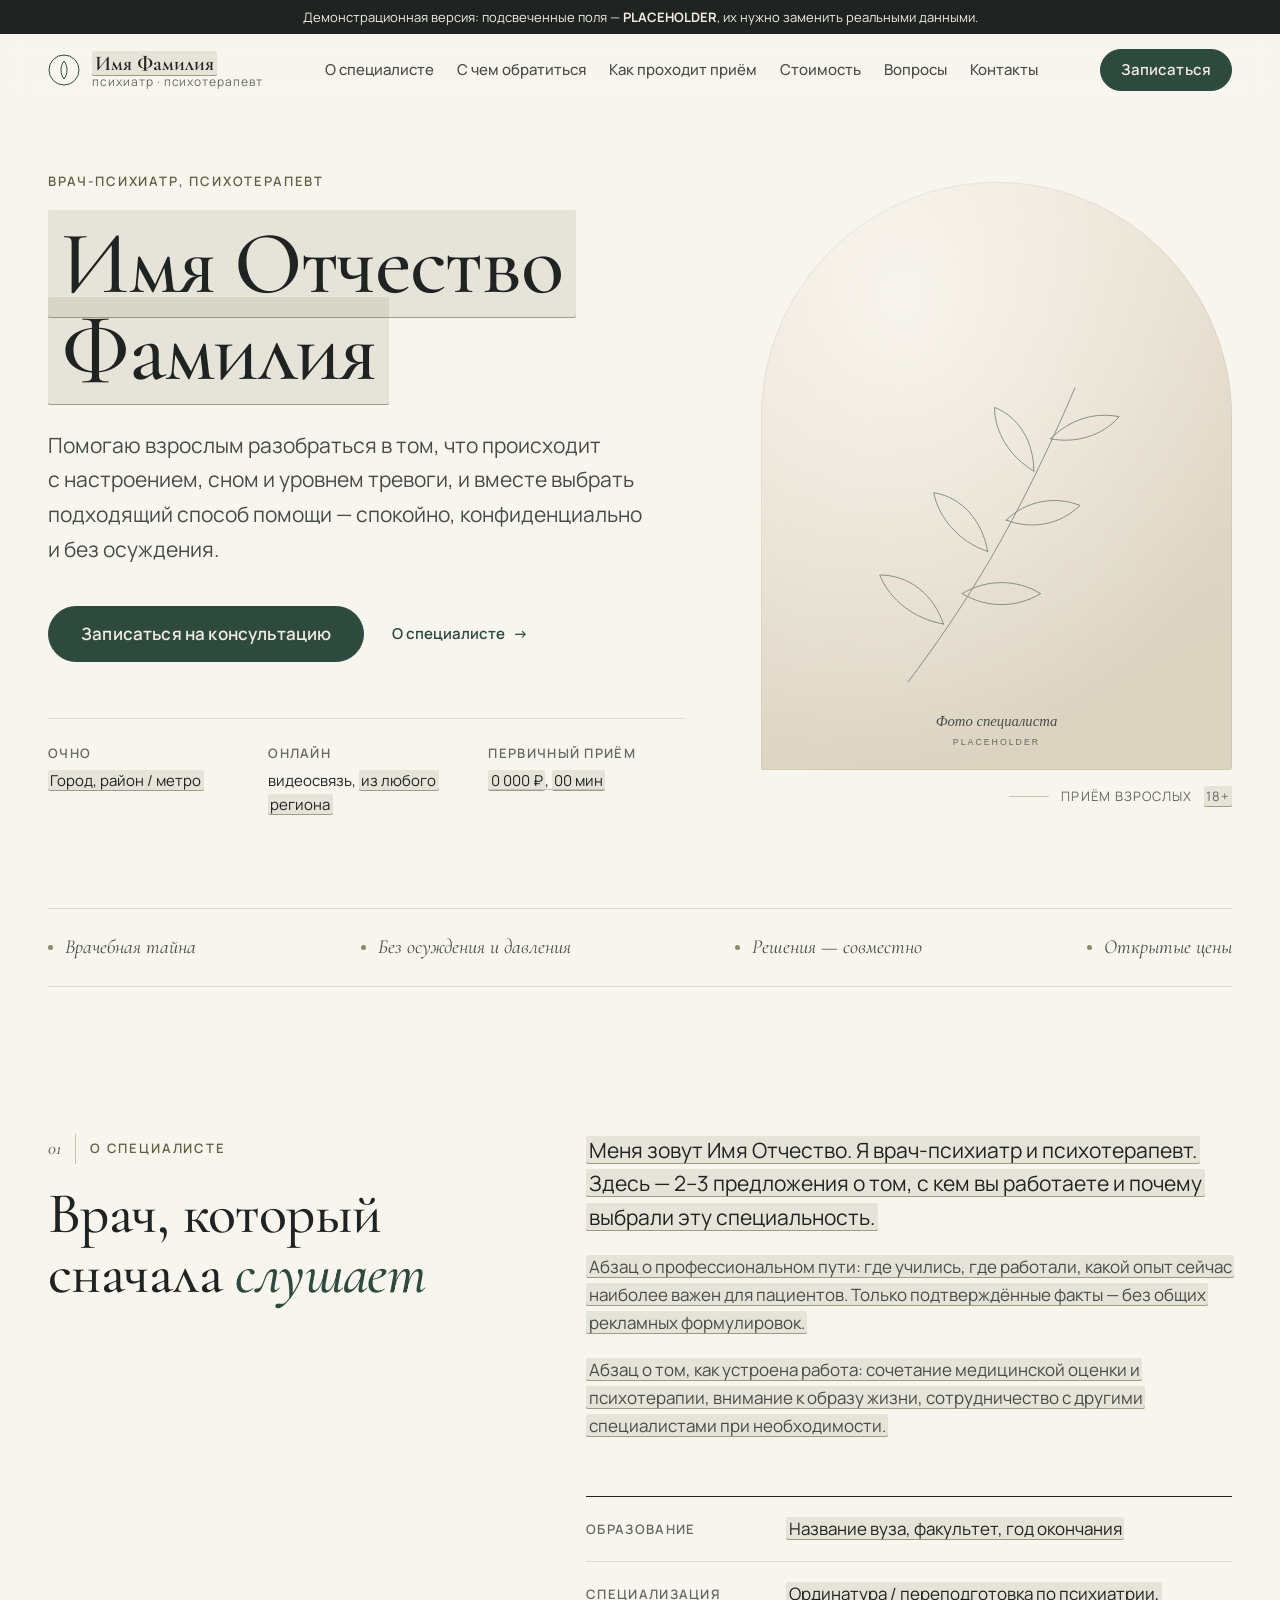
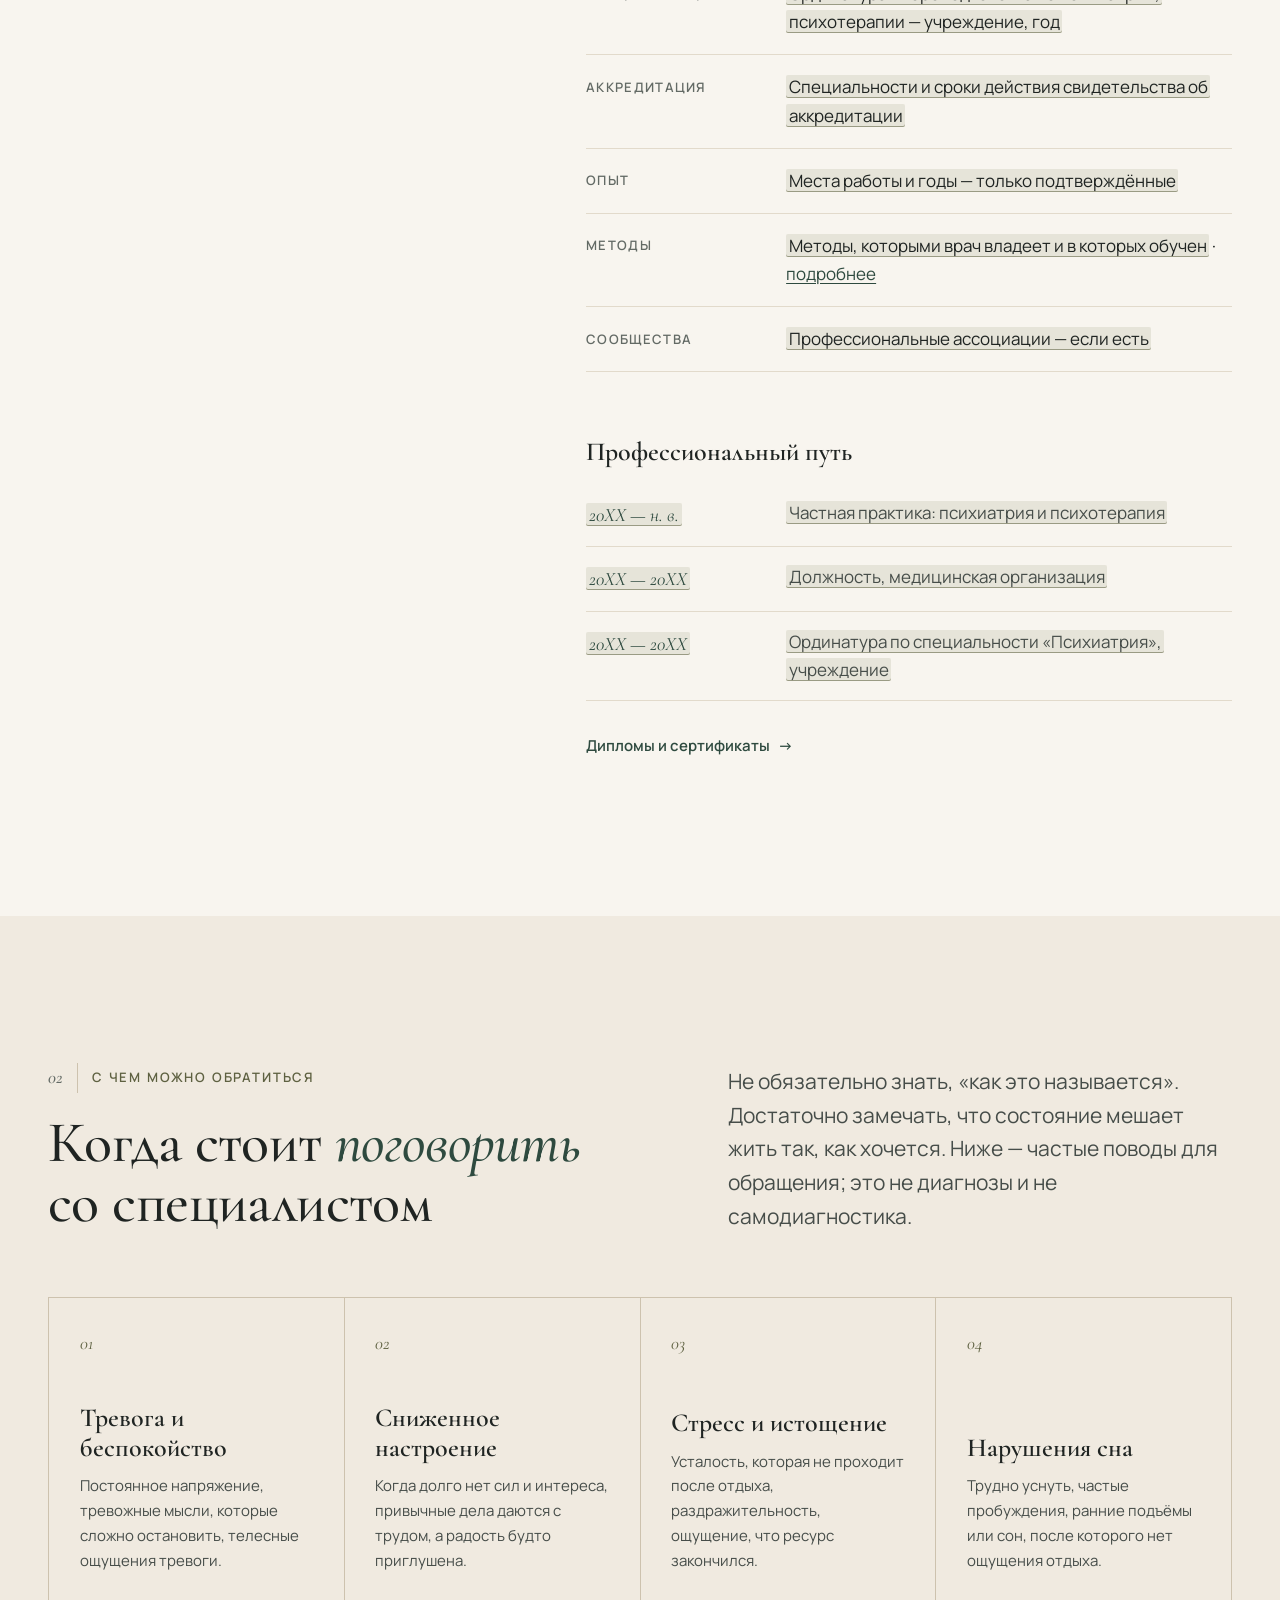
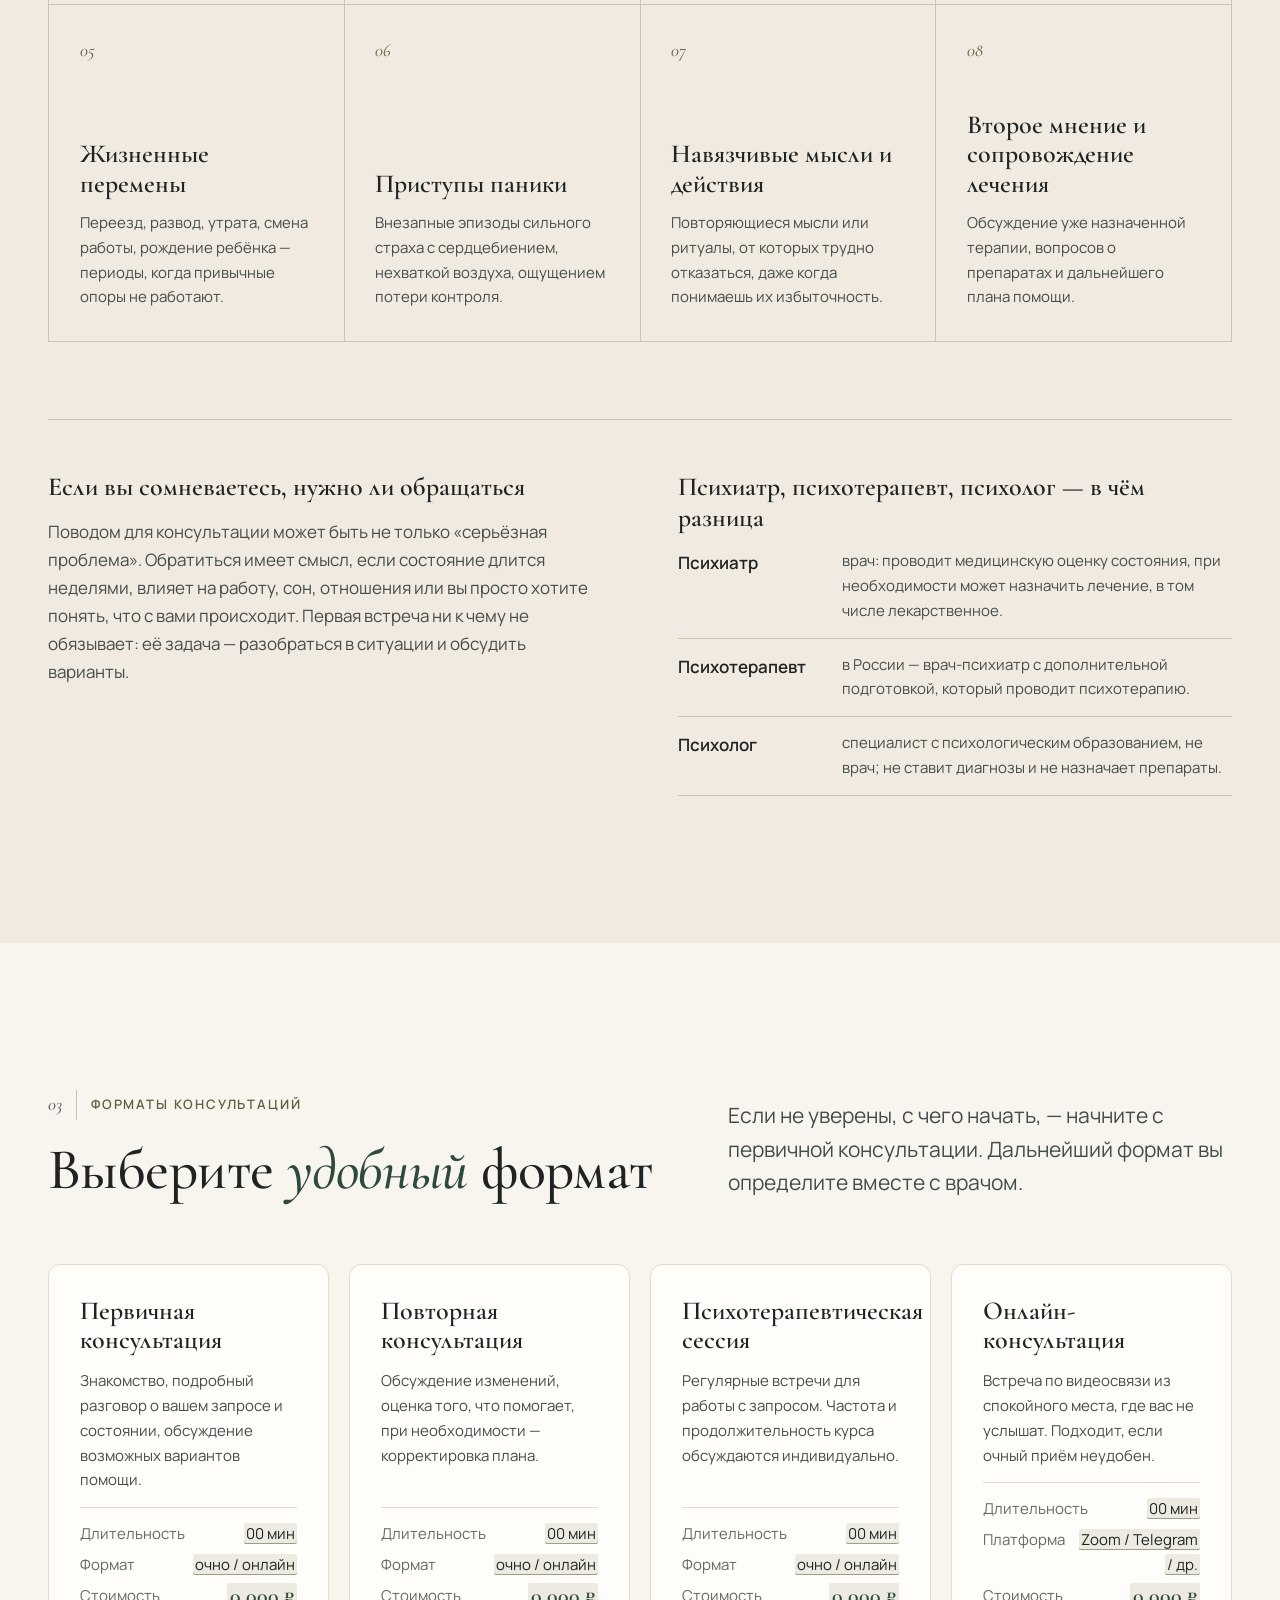
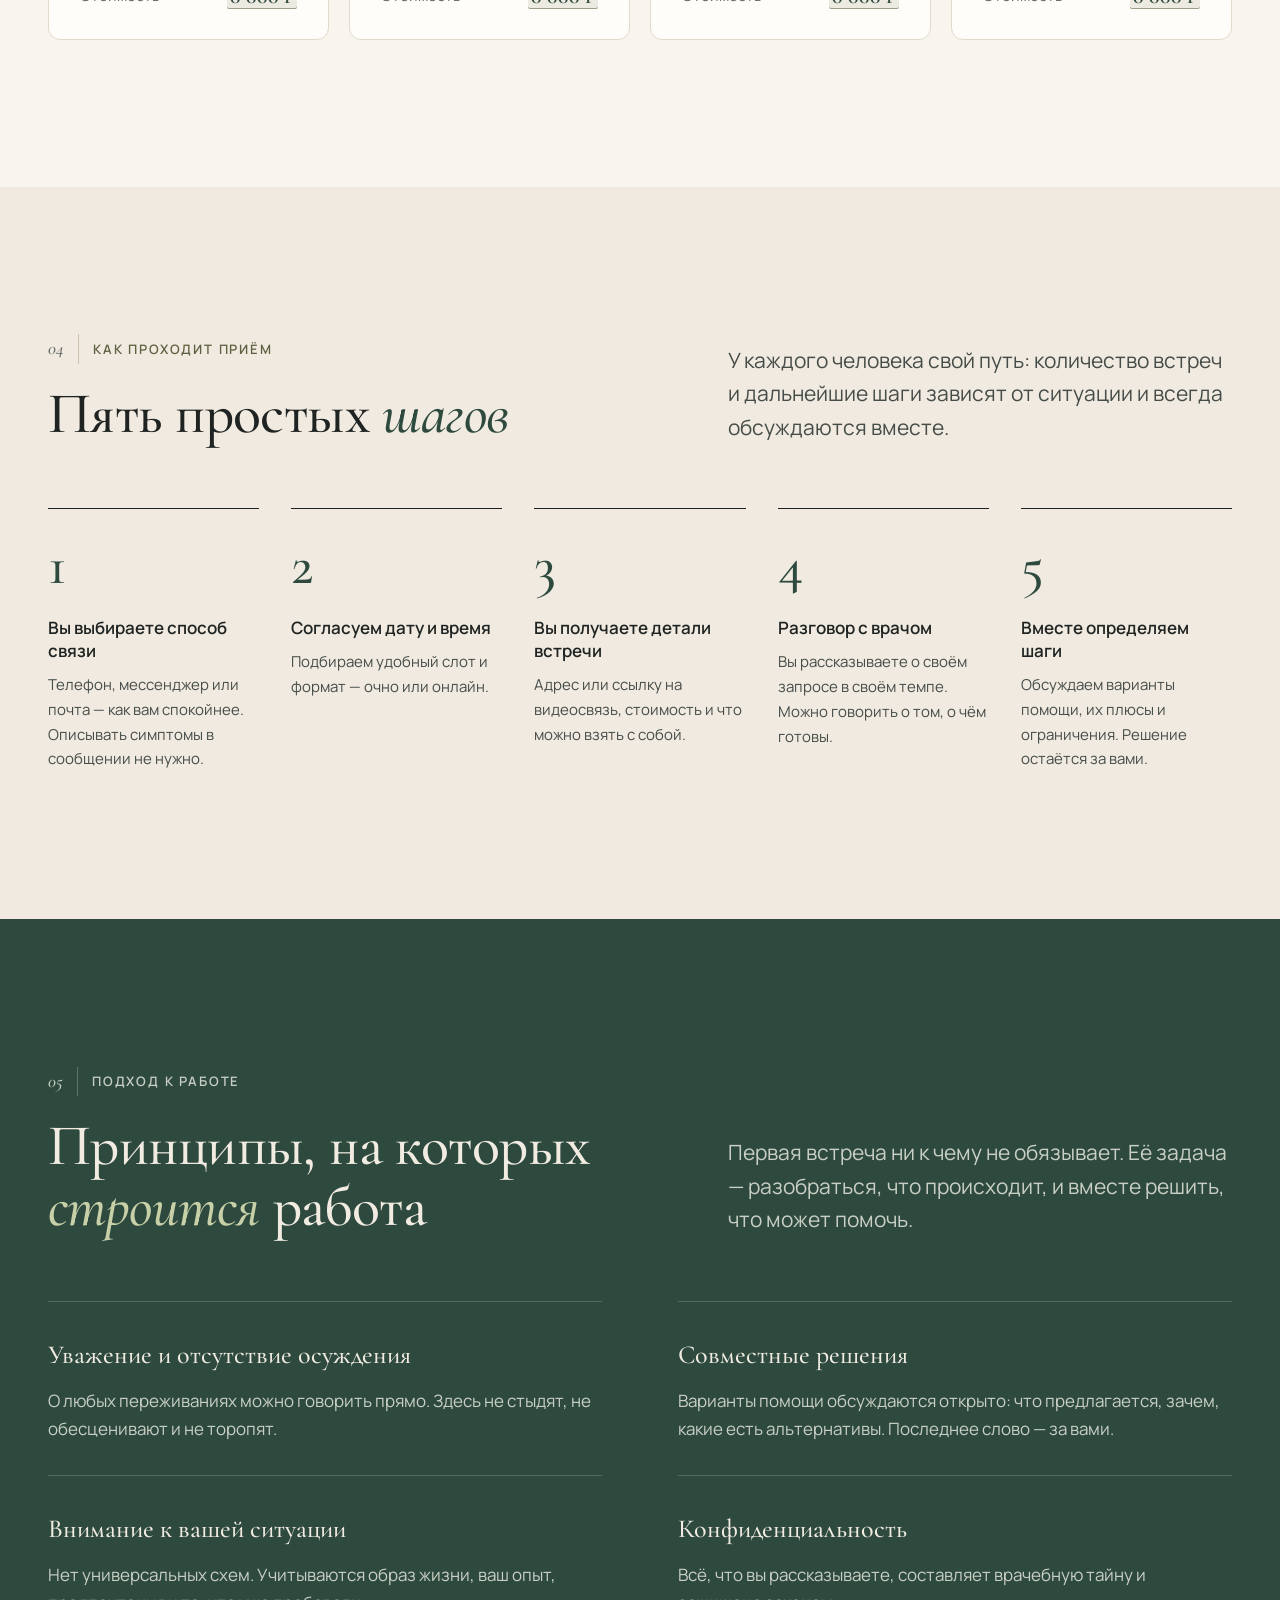
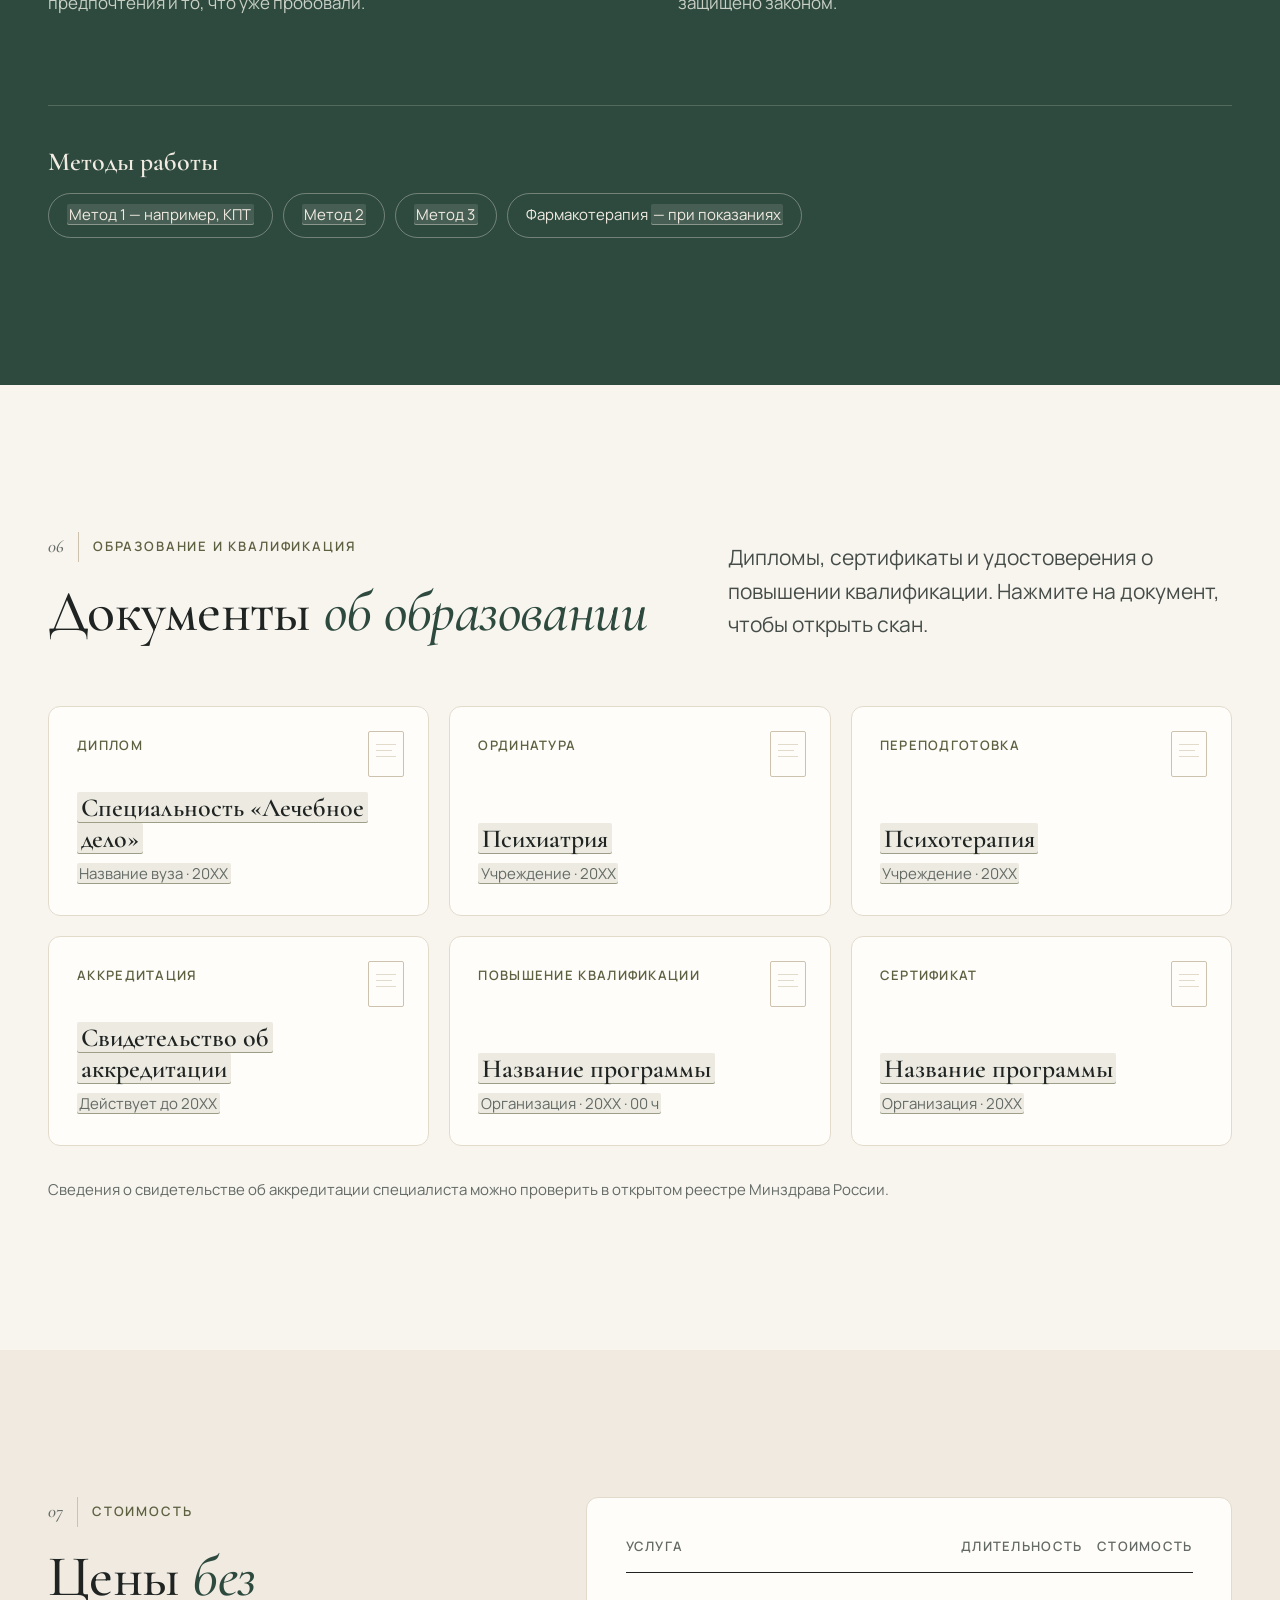
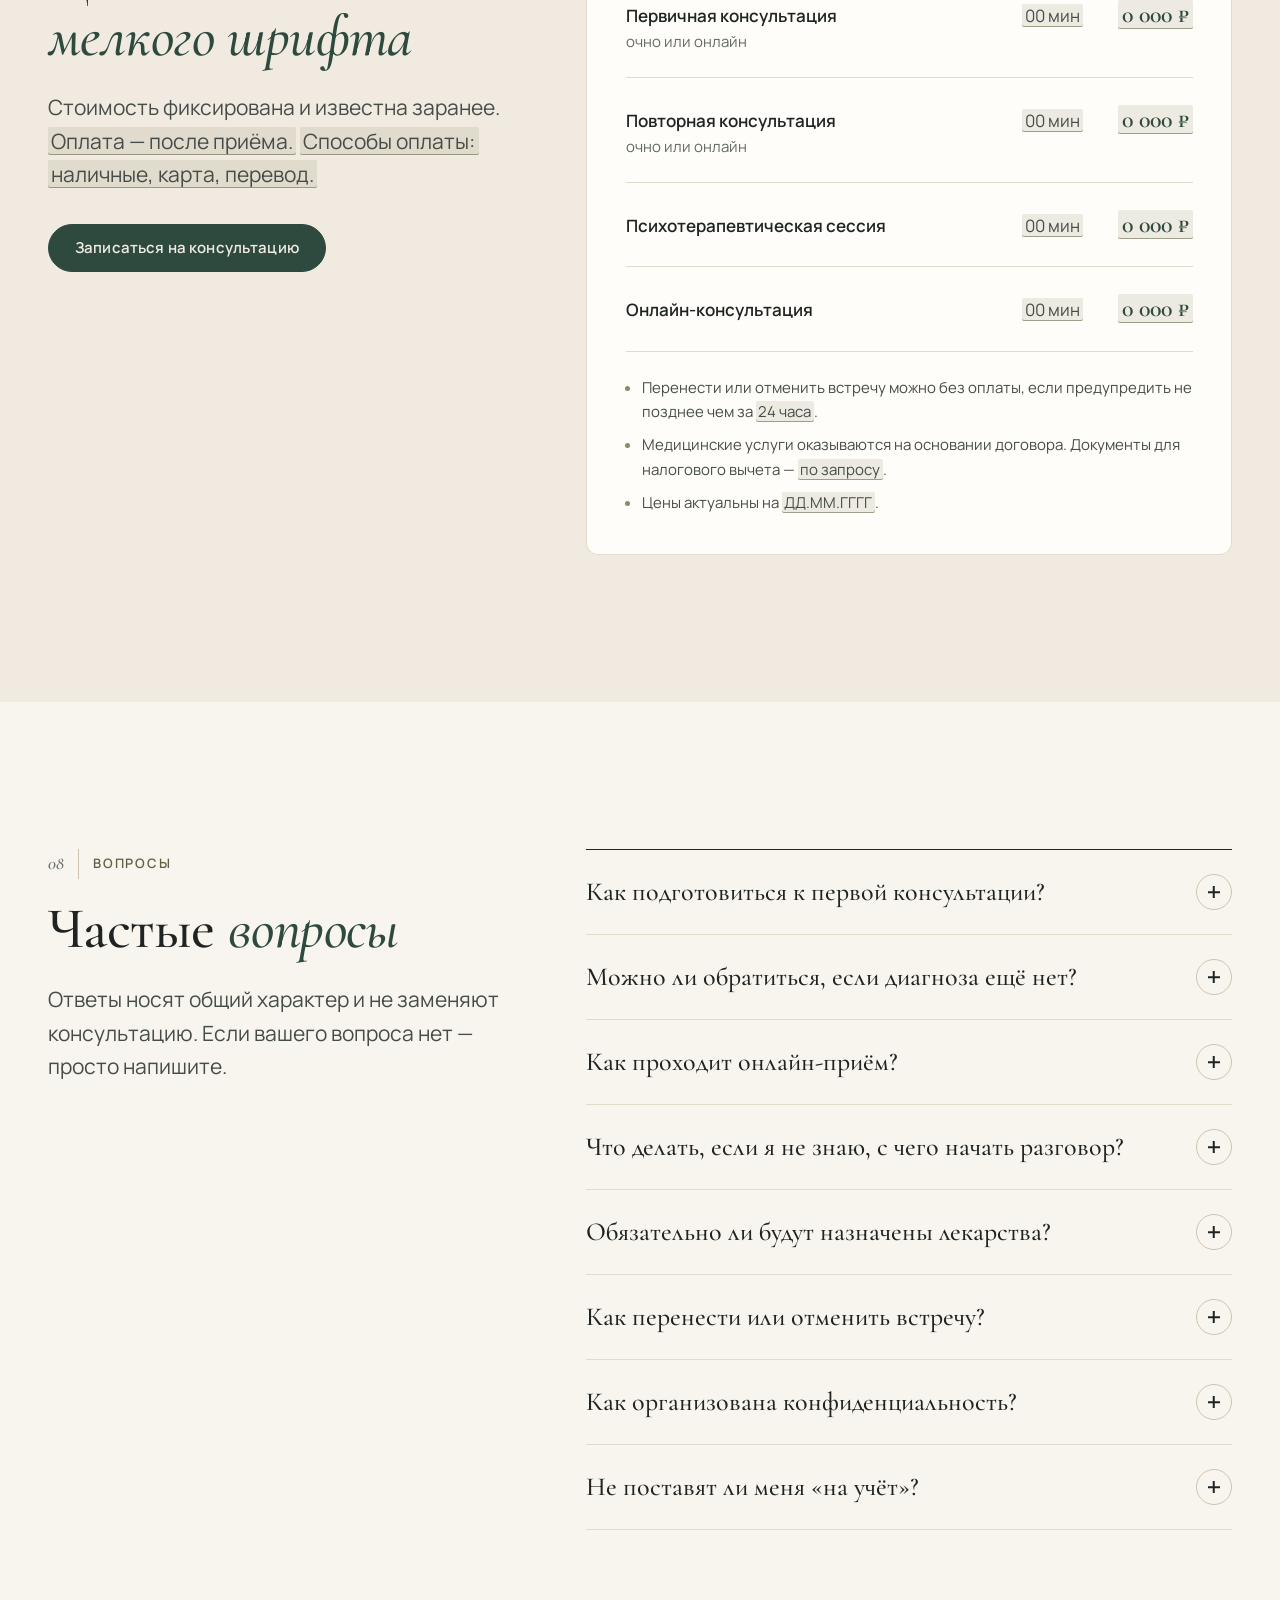
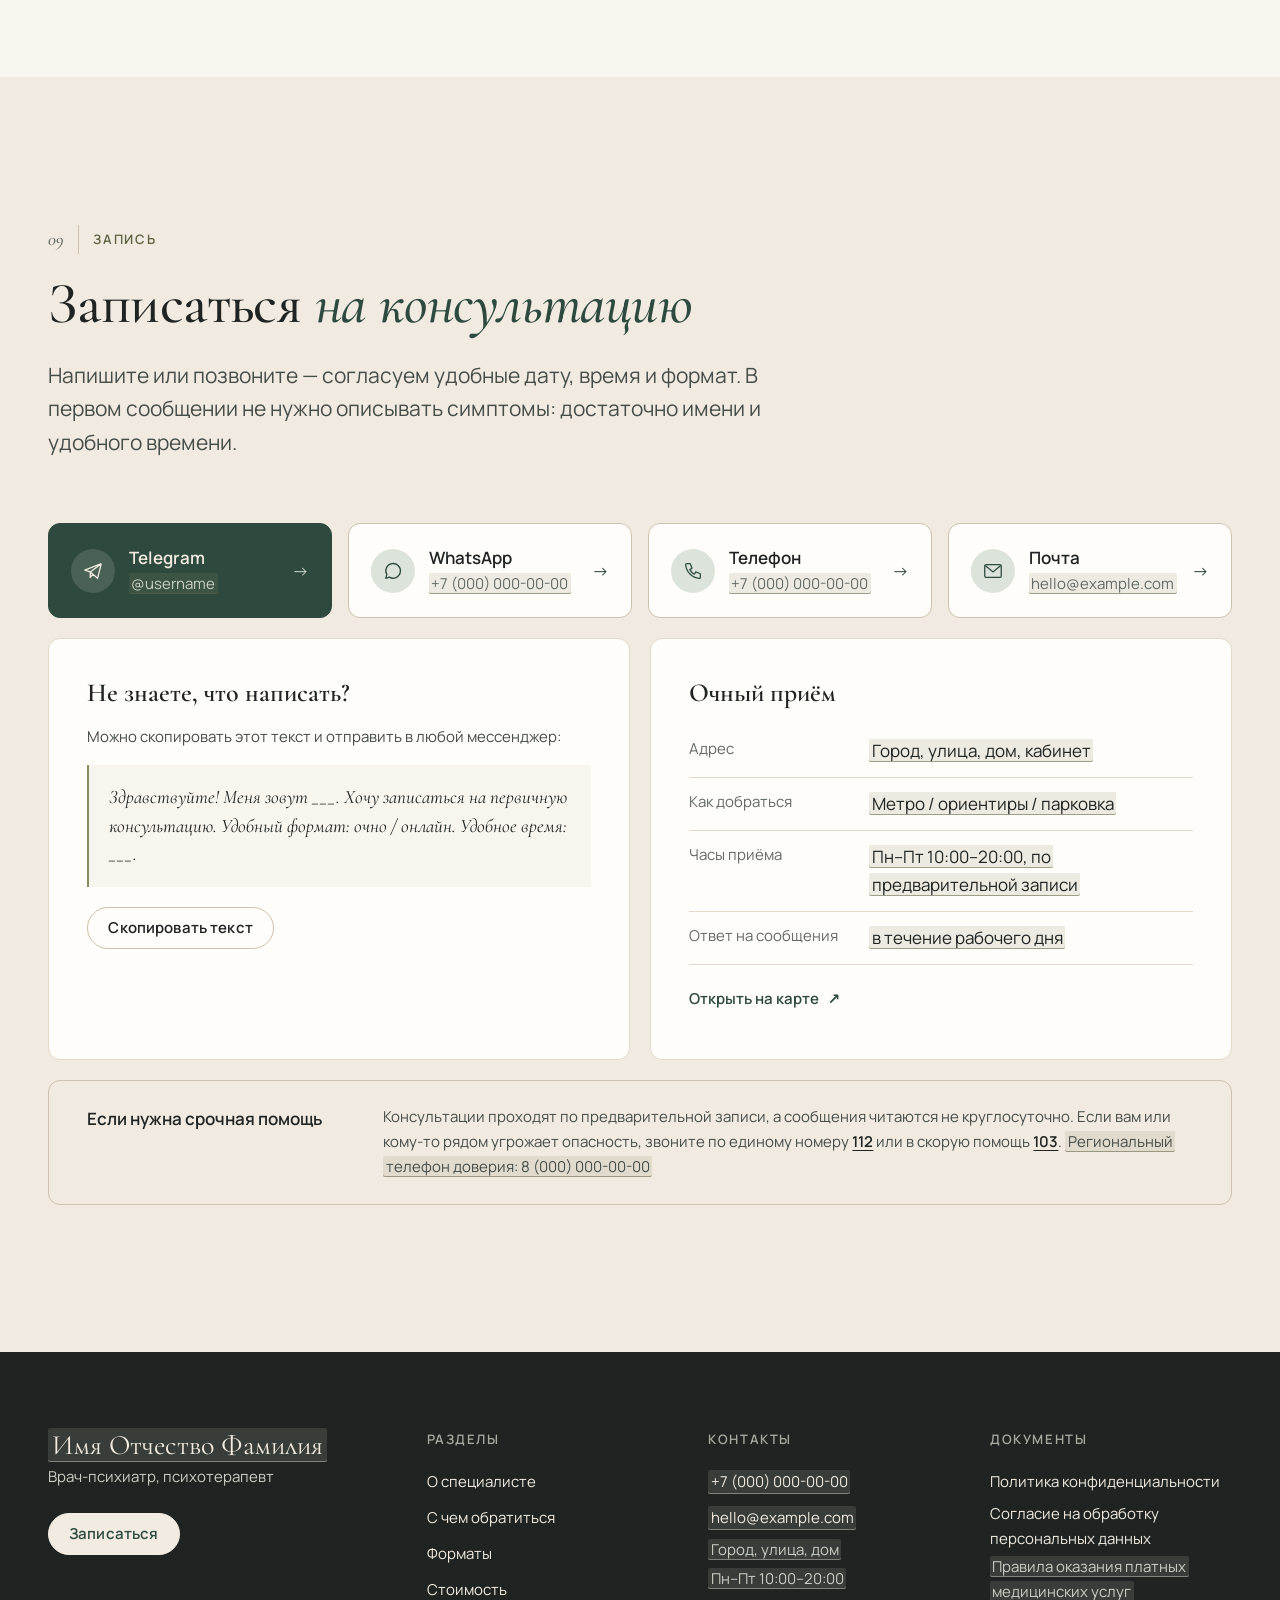
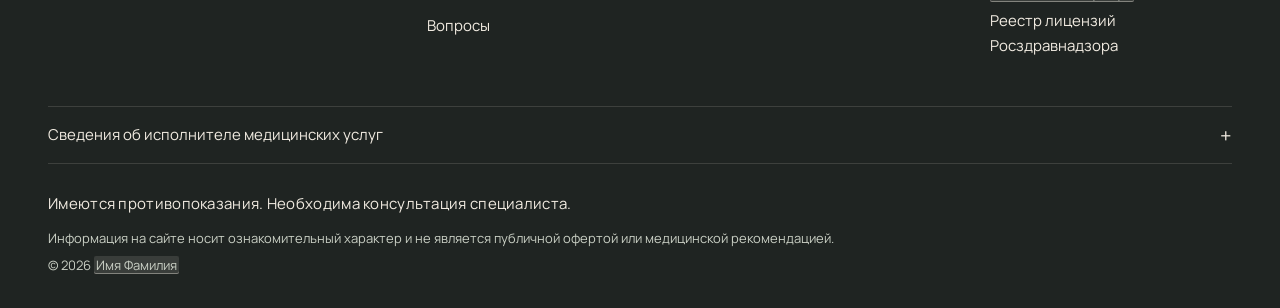
<file: index.html>
<!doctype html>
<!--
  Сайт-визитка врача-психиатра, психотерапевта.
  Все неподтверждённые сведения размечены классом .ph и комментарием PLACEHOLDER.
  Перед публикацией: заполните поля (см. README.md → «Чек-лист перед запуском»)
  и удалите атрибут data-placeholders у <html>, чтобы убрать подсветку.
-->
<html lang="ru" data-placeholders="show">
<head>
  <meta charset="utf-8">
  <meta name="viewport" content="width=device-width, initial-scale=1">
  <!-- PLACEHOLDER: имя врача и город -->
  <title>Имя Фамилия — врач-психиатр, психотерапевт · Город и онлайн</title>
  <meta name="description" content="Частный приём врача-психиатра и психотерапевта: тревога, сниженное настроение, стресс, нарушения сна. Очно в городе и онлайн. Конфиденциально, без осуждения. Цены и запись на сайте.">
  <meta name="theme-color" content="#F8F5EF">
  <meta name="format-detection" content="telephone=no">
  <!-- PLACEHOLDER: замените https://example.com на реальный домен во всех файлах -->
  <link rel="canonical" href="https://example.com/">

  <meta property="og:type" content="website">
  <meta property="og:locale" content="ru_RU">
  <meta property="og:site_name" content="Имя Фамилия — врач-психиатр, психотерапевт">
  <meta property="og:title" content="Имя Фамилия — врач-психиатр, психотерапевт">
  <meta property="og:description" content="Бережная профессиональная помощь взрослым. Очно и онлайн. Конфиденциально. Цены и запись на сайте.">
  <meta property="og:url" content="https://example.com/">
  <meta property="og:image" content="https://example.com/assets/img/og-image.png">
  <meta property="og:image:width" content="1200">
  <meta property="og:image:height" content="630">
  <meta property="og:image:alt" content="Имя Фамилия — врач-психиатр, психотерапевт">
  <meta name="twitter:card" content="summary_large_image">

  <link rel="icon" href="favicon.svg" type="image/svg+xml">
  <link rel="apple-touch-icon" href="assets/img/apple-touch-icon.png">
  <link rel="manifest" href="site.webmanifest">

  <!-- Шрифты. Для полного соответствия 152-ФЗ рекомендуем разместить их локально (см. README). -->
  <link rel="preconnect" href="https://fonts.googleapis.com">
  <link rel="preconnect" href="https://fonts.gstatic.com" crossorigin>
  <link rel="stylesheet" href="https://fonts.googleapis.com/css2?family=Cormorant+Garamond:ital,wght@0,500;0,600;1,500&family=Manrope:wght@400;500;600&display=swap">

  <link rel="stylesheet" href="css/styles.css">
  <link rel="preload" as="image" href="assets/img/portrait-placeholder.svg" fetchpriority="high">
  <script>document.documentElement.classList.add('js');</script>
  <script src="js/main.js" defer></script>

  <!--
    Структурированные данные (schema.org) намеренно не подключены:
    публикуйте их только после подтверждения сведений. Шаблон — structured-data.template.json.
  -->
</head>
<body>
  <a class="skip-link" href="#main">Перейти к содержанию</a>

  <!-- Плашка режима наполнения. Удалите этот блок перед публикацией. -->
  <div class="ph-banner" role="note">
    Демонстрационная версия: подсвеченные поля — <b>PLACEHOLDER</b>, их нужно заменить реальными данными.
  </div>

  <header class="header" data-header>
    <div class="container header__inner">
      <a class="brand" href="#top" aria-label="На главную">
        <span class="brand__mark" aria-hidden="true">
          <svg viewBox="0 0 32 32" width="32" height="32"><circle cx="16" cy="16" r="15" fill="none" stroke="currentColor" stroke-width="1"/><path d="M16 7c-4 5-4 13 0 18M16 7c4 5 4 13 0 18" fill="none" stroke="currentColor" stroke-width="1"/></svg>
        </span>
        <span class="brand__text">
          <span class="brand__name"><span class="ph">Имя Фамилия</span></span>
          <span class="brand__role">психиатр · психотерапевт</span>
        </span>
      </a>

      <nav class="nav" id="site-nav" aria-label="Основная навигация" data-nav>
        <ul class="nav__list">
          <li><a class="nav__link" href="#about">О специалисте</a></li>
          <li><a class="nav__link" href="#help">С чем обратиться</a></li>
          <li><a class="nav__link" href="#process">Как проходит приём</a></li>
          <li><a class="nav__link" href="#prices">Стоимость</a></li>
          <li><a class="nav__link" href="#faq">Вопросы</a></li>
          <li><a class="nav__link" href="#contact">Контакты</a></li>
        </ul>
        <div class="nav__mobile-extra">
          <a class="btn btn--primary btn--block" href="#contact">Записаться на консультацию</a>
          <!-- PLACEHOLDER: телефон -->
          <a class="nav__phone" href="tel:+70000000000"><span class="ph">+7 (000) 000-00-00</span></a>
        </div>
      </nav>

      <div class="header__actions">
        <a class="btn btn--primary btn--sm header__cta" href="#contact">Записаться</a>
        <button class="burger" type="button" aria-expanded="false" aria-controls="site-nav" data-burger>
          <span class="visually-hidden" data-burger-label>Открыть меню</span>
          <span class="burger__lines" aria-hidden="true"><span></span><span></span></span>
        </button>
      </div>
    </div>
  </header>

  <main id="main">
    <!-- ============ 1. ПЕРВЫЙ ЭКРАН ============ -->
    <section class="hero" id="top" aria-labelledby="hero-title">
      <div class="container hero__grid">
        <div class="hero__content">
          <h1 class="hero__title" id="hero-title">
            <span class="eyebrow hero__role">Врач-психиатр, психотерапевт</span>
            <!-- PLACEHOLDER: имя, отчество, фамилия -->
            <span class="hero__name"><span class="ph">Имя Отчество<br> Фамилия</span></span>
          </h1>
          <p class="hero__lead">
            Помогаю взрослым разобраться в&nbsp;том, что происходит с&nbsp;настроением, сном и&nbsp;уровнем тревоги,
            и&nbsp;вместе выбрать подходящий способ помощи — спокойно, конфиденциально и&nbsp;без осуждения.
          </p>
          <div class="hero__actions">
            <a class="btn btn--primary btn--lg" href="#contact">Записаться на консультацию</a>
            <a class="link-arrow" href="#about">О специалисте <span aria-hidden="true">→</span></a>
          </div>
          <!-- PLACEHOLDER: оставьте только подтверждённые форматы приёма -->
          <ul class="hero__facts" aria-label="Форматы приёма">
            <li>
              <span class="hero__fact-label">Очно</span>
              <span class="hero__fact-value"><span class="ph">Город, район / метро</span></span>
            </li>
            <li>
              <span class="hero__fact-label">Онлайн</span>
              <span class="hero__fact-value">видеосвязь, <span class="ph">из любого региона</span></span>
            </li>
            <li>
              <span class="hero__fact-label">Первичный приём</span>
              <span class="hero__fact-value"><a href="#prices"><span class="ph">0 000 ₽</span>, <span class="ph">00 мин</span></a></span>
            </li>
          </ul>
        </div>

        <figure class="hero__media">
          <div class="hero__photo">
            <!--
              PLACEHOLDER: фото специалиста.
              Замена: положите portrait.avif / portrait.webp / portrait.jpg (≈ 960×1200) в assets/img/
              и раскомментируйте <source>. Подробнее — README.
            -->
            <picture>
              <!-- <source type="image/avif" srcset="assets/img/portrait-640.avif 640w, assets/img/portrait-960.avif 960w" sizes="(min-width: 900px) 40vw, 90vw"> -->
              <!-- <source type="image/webp" srcset="assets/img/portrait-640.webp 640w, assets/img/portrait-960.webp 960w" sizes="(min-width: 900px) 40vw, 90vw"> -->
              <img src="assets/img/portrait-placeholder.svg" width="960" height="1200"
                   alt="Место для фотографии специалиста (временное изображение)"
                   fetchpriority="high" decoding="async">
            </picture>
          </div>
          <figcaption class="hero__caption">
            <span class="hero__caption-line" aria-hidden="true"></span>
            Приём взрослых <span class="ph">18+</span>
          </figcaption>
        </figure>
      </div>

      <div class="container">
        <ul class="trust-row" aria-label="Принципы работы">
          <li><span class="trust-row__dot" aria-hidden="true"></span>Врачебная тайна</li>
          <li><span class="trust-row__dot" aria-hidden="true"></span>Без осуждения и давления</li>
          <li><span class="trust-row__dot" aria-hidden="true"></span>Решения — совместно</li>
          <li><span class="trust-row__dot" aria-hidden="true"></span>Открытые цены</li>
        </ul>
      </div>
    </section>

    <!-- ============ 2. О СПЕЦИАЛИСТЕ ============ -->
    <section class="section" id="about" aria-labelledby="about-title">
      <div class="container about">
        <header class="section-head about__head">
          <p class="eyebrow"><span class="eyebrow__num">01</span>О специалисте</p>
          <h2 class="section-title" id="about-title">Врач, который сначала <em>слушает</em></h2>
        </header>

        <div class="about__body">
          <div class="about__bio prose" data-reveal>
            <!-- PLACEHOLDER: профессиональная биография от первого лица или в третьем лице. 2–4 абзаца. -->
            <p class="lead">
              <span class="ph">Меня зовут Имя Отчество. Я врач-психиатр и психотерапевт. Здесь — 2–3 предложения о том, с кем вы работаете и почему выбрали эту специальность.</span>
            </p>
            <p>
              <span class="ph">Абзац о профессиональном пути: где учились, где работали, какой опыт сейчас наиболее важен для пациентов. Только подтверждённые факты — без общих рекламных формулировок.</span>
            </p>
            <p>
              <span class="ph">Абзац о том, как устроена работа: сочетание медицинской оценки и психотерапии, внимание к образу жизни, сотрудничество с другими специалистами при необходимости.</span>
            </p>
          </div>

          <dl class="facts" data-reveal>
            <div class="facts__row">
              <dt>Образование</dt>
              <dd><span class="ph">Название вуза, факультет, год окончания</span></dd>
            </div>
            <div class="facts__row">
              <dt>Специализация</dt>
              <dd><span class="ph">Ординатура / переподготовка по психиатрии, психотерапии — учреждение, год</span></dd>
            </div>
            <div class="facts__row">
              <dt>Аккредитация</dt>
              <dd><span class="ph">Специальности и сроки действия свидетельства об аккредитации</span></dd>
            </div>
            <div class="facts__row">
              <dt>Опыт</dt>
              <dd><span class="ph">Места работы и годы — только подтверждённые</span></dd>
            </div>
            <div class="facts__row">
              <dt>Методы</dt>
              <dd><span class="ph">Методы, которыми врач владеет и в которых обучен</span> · <a href="#approach">подробнее</a></dd>
            </div>
            <div class="facts__row">
              <dt>Сообщества</dt>
              <dd><span class="ph">Профессиональные ассоциации — если есть</span></dd>
            </div>
          </dl>
        </div>

        <!-- PLACEHOLDER: профессиональный путь (хронология). Добавляйте/удаляйте <li> по образцу. -->
        <div class="timeline-wrap" data-reveal>
          <h3 class="h3">Профессиональный путь</h3>
          <ol class="timeline">
            <li class="timeline__item">
              <span class="timeline__year"><span class="ph">20XX — н. в.</span></span>
              <span class="timeline__text"><span class="ph">Частная практика: психиатрия и психотерапия</span></span>
            </li>
            <li class="timeline__item">
              <span class="timeline__year"><span class="ph">20XX — 20XX</span></span>
              <span class="timeline__text"><span class="ph">Должность, медицинская организация</span></span>
            </li>
            <li class="timeline__item">
              <span class="timeline__year"><span class="ph">20XX — 20XX</span></span>
              <span class="timeline__text"><span class="ph">Ординатура по специальности «Психиатрия», учреждение</span></span>
            </li>
          </ol>
          <a class="link-arrow" href="#education">Дипломы и сертификаты <span aria-hidden="true">→</span></a>
        </div>
      </div>
    </section>

    <!-- ============ 3. С ЧЕМ МОЖНО ОБРАТИТЬСЯ ============ -->
    <section class="section section--alt" id="help" aria-labelledby="help-title">
      <div class="container">
        <header class="section-head section-head--split">
          <div>
            <p class="eyebrow"><span class="eyebrow__num">02</span>С чем можно обратиться</p>
            <h2 class="section-title" id="help-title">Когда стоит <em>поговорить</em> со&nbsp;специалистом</h2>
          </div>
          <p class="section-intro">
            Не обязательно знать, «как это называется». Достаточно замечать, что состояние мешает жить так, как хочется.
            Ниже — частые поводы для обращения; это не диагнозы и не самодиагностика.
          </p>
        </header>

        <!-- PLACEHOLDER: список направлений нужно подтвердить у врача. Карточки добавляются/удаляются по образцу. -->
        <ul class="cards cards--help" role="list">
          <li class="card card--help" data-reveal>
            <span class="card__index">01</span>
            <h3 class="card__title">Тревога и беспокойство</h3>
            <p>Постоянное напряжение, тревожные мысли, которые сложно остановить, телесные ощущения тревоги.</p>
          </li>
          <li class="card card--help" data-reveal>
            <span class="card__index">02</span>
            <h3 class="card__title">Сниженное настроение</h3>
            <p>Когда долго нет сил и интереса, привычные дела даются с трудом, а радость будто приглушена.</p>
          </li>
          <li class="card card--help" data-reveal>
            <span class="card__index">03</span>
            <h3 class="card__title">Стресс и истощение</h3>
            <p>Усталость, которая не проходит после отдыха, раздражительность, ощущение, что ресурс закончился.</p>
          </li>
          <li class="card card--help" data-reveal>
            <span class="card__index">04</span>
            <h3 class="card__title">Нарушения сна</h3>
            <p>Трудно уснуть, частые пробуждения, ранние подъёмы или сон, после которого нет ощущения отдыха.</p>
          </li>
          <li class="card card--help" data-reveal>
            <span class="card__index">05</span>
            <h3 class="card__title">Жизненные перемены</h3>
            <p>Переезд, развод, утрата, смена работы, рождение ребёнка — периоды, когда привычные опоры не работают.</p>
          </li>
          <li class="card card--help" data-reveal>
            <span class="card__index">06</span>
            <h3 class="card__title">Приступы паники</h3>
            <p>Внезапные эпизоды сильного страха с сердцебиением, нехваткой воздуха, ощущением потери контроля.</p>
          </li>
          <li class="card card--help" data-reveal>
            <span class="card__index">07</span>
            <h3 class="card__title">Навязчивые мысли и действия</h3>
            <p>Повторяющиеся мысли или ритуалы, от которых трудно отказаться, даже когда понимаешь их избыточность.</p>
          </li>
          <li class="card card--help" data-reveal>
            <span class="card__index">08</span>
            <h3 class="card__title">Второе мнение и сопровождение лечения</h3>
            <p>Обсуждение уже назначенной терапии, вопросов о препаратах и дальнейшего плана помощи.</p>
          </li>
        </ul>

        <!-- Блок для сомневающихся -->
        <div class="unsure" id="unsure" data-reveal>
          <div class="unsure__col">
            <h3 class="h3">Если вы сомневаетесь, нужно ли обращаться</h3>
            <p>
              Поводом для консультации может быть не только «серьёзная проблема». Обратиться имеет смысл, если состояние
              длится неделями, влияет на работу, сон, отношения или вы просто хотите понять, что с вами происходит.
              Первая встреча ни к чему не обязывает: её задача — разобраться в ситуации и обсудить варианты.
            </p>
          </div>
          <div class="unsure__col">
            <h3 class="h3">Психиатр, психотерапевт, психолог — в чём разница</h3>
            <dl class="compare">
              <div><dt>Психиатр</dt><dd>врач: проводит медицинскую оценку состояния, при необходимости может назначить лечение, в том числе лекарственное.</dd></div>
              <div><dt>Психотерапевт</dt><dd>в России — врач-психиатр с дополнительной подготовкой, который проводит психотерапию.</dd></div>
              <div><dt>Психолог</dt><dd>специалист с психологическим образованием, не врач; не ставит диагнозы и не назначает препараты.</dd></div>
            </dl>
          </div>
        </div>
      </div>
    </section>

    <!-- ============ 4. ФОРМАТЫ КОНСУЛЬТАЦИЙ ============ -->
    <section class="section" id="formats" aria-labelledby="formats-title">
      <div class="container">
        <header class="section-head section-head--split">
          <div>
            <p class="eyebrow"><span class="eyebrow__num">03</span>Форматы консультаций</p>
            <h2 class="section-title" id="formats-title">Выберите <em>удобный</em> формат</h2>
          </div>
          <p class="section-intro">
            Если не уверены, с чего начать, — начните с первичной консультации. Дальнейший формат вы определите вместе с врачом.
          </p>
        </header>

        <!-- PLACEHOLDER: длительность, стоимость и доступность форматов. Удалите карточки недоступных форматов. -->
        <ul class="cards cards--formats" role="list">
          <li class="card card--format" data-reveal>
            <h3 class="card__title">Первичная консультация</h3>
            <p>Знакомство, подробный разговор о вашем запросе и состоянии, обсуждение возможных вариантов помощи.</p>
            <dl class="card__meta">
              <div><dt>Длительность</dt><dd><span class="ph">00 мин</span></dd></div>
              <div><dt>Формат</dt><dd><span class="ph">очно / онлайн</span></dd></div>
              <div><dt>Стоимость</dt><dd class="card__price"><span class="ph">0 000 ₽</span></dd></div>
            </dl>
          </li>
          <li class="card card--format" data-reveal>
            <h3 class="card__title">Повторная консультация</h3>
            <p>Обсуждение изменений, оценка того, что помогает, при необходимости — корректировка плана.</p>
            <dl class="card__meta">
              <div><dt>Длительность</dt><dd><span class="ph">00 мин</span></dd></div>
              <div><dt>Формат</dt><dd><span class="ph">очно / онлайн</span></dd></div>
              <div><dt>Стоимость</dt><dd class="card__price"><span class="ph">0 000 ₽</span></dd></div>
            </dl>
          </li>
          <li class="card card--format" data-reveal>
            <h3 class="card__title">Психотерапевтическая сессия</h3>
            <p>Регулярные встречи для работы с запросом. Частота и продолжительность курса обсуждаются индивидуально.</p>
            <dl class="card__meta">
              <div><dt>Длительность</dt><dd><span class="ph">00 мин</span></dd></div>
              <div><dt>Формат</dt><dd><span class="ph">очно / онлайн</span></dd></div>
              <div><dt>Стоимость</dt><dd class="card__price"><span class="ph">0 000 ₽</span></dd></div>
            </dl>
          </li>
          <li class="card card--format" data-reveal>
            <h3 class="card__title">Онлайн-консультация</h3>
            <p>Встреча по видеосвязи из спокойного места, где вас не услышат. Подходит, если очный приём неудобен.</p>
            <dl class="card__meta">
              <div><dt>Длительность</dt><dd><span class="ph">00 мин</span></dd></div>
              <div><dt>Платформа</dt><dd><span class="ph">Zoom / Telegram / др.</span></dd></div>
              <div><dt>Стоимость</dt><dd class="card__price"><span class="ph">0 000 ₽</span></dd></div>
            </dl>
          </li>
        </ul>
      </div>
    </section>

    <!-- ============ 5. КАК ПРОХОДИТ ПРИЁМ ============ -->
    <section class="section section--alt" id="process" aria-labelledby="process-title">
      <div class="container">
        <header class="section-head section-head--split">
          <div>
            <p class="eyebrow"><span class="eyebrow__num">04</span>Как проходит приём</p>
            <h2 class="section-title" id="process-title">Пять простых <em>шагов</em></h2>
          </div>
          <p class="section-intro">
            У каждого человека свой путь: количество встреч и дальнейшие шаги зависят от ситуации и всегда обсуждаются вместе.
          </p>
        </header>

        <ol class="steps">
          <li class="step" data-reveal>
            <span class="step__num" aria-hidden="true">1</span>
            <h3 class="step__title">Вы выбираете способ связи</h3>
            <p>Телефон, мессенджер или почта — как вам спокойнее. Описывать симптомы в сообщении не нужно.</p>
          </li>
          <li class="step" data-reveal>
            <span class="step__num" aria-hidden="true">2</span>
            <h3 class="step__title">Согласуем дату и время</h3>
            <p>Подбираем удобный слот и формат — очно или онлайн.</p>
          </li>
          <li class="step" data-reveal>
            <span class="step__num" aria-hidden="true">3</span>
            <h3 class="step__title">Вы получаете детали встречи</h3>
            <p>Адрес или ссылку на видеосвязь, стоимость и что можно взять с собой.</p>
          </li>
          <li class="step" data-reveal>
            <span class="step__num" aria-hidden="true">4</span>
            <h3 class="step__title">Разговор с врачом</h3>
            <p>Вы рассказываете о своём запросе в своём темпе. Можно говорить о том, о чём готовы.</p>
          </li>
          <li class="step" data-reveal>
            <span class="step__num" aria-hidden="true">5</span>
            <h3 class="step__title">Вместе определяем шаги</h3>
            <p>Обсуждаем варианты помощи, их плюсы и ограничения. Решение остаётся за вами.</p>
          </li>
        </ol>
      </div>
    </section>

    <!-- ============ 6. ПОДХОД К РАБОТЕ ============ -->
    <section class="section section--dark" id="approach" aria-labelledby="approach-title">
      <div class="container">
        <header class="section-head section-head--split">
          <div>
            <p class="eyebrow"><span class="eyebrow__num">05</span>Подход к работе</p>
            <h2 class="section-title" id="approach-title">Принципы, на которых <em>строится</em> работа</h2>
          </div>
          <p class="section-intro">
            Первая встреча ни к чему не обязывает. Её задача — разобраться, что происходит, и вместе решить, что может помочь.
          </p>
        </header>

        <!-- PLACEHOLDER: формулировки принципов — согласуйте с врачом -->
        <ul class="principles" role="list">
          <li class="principle" data-reveal>
            <h3 class="principle__title">Уважение и отсутствие осуждения</h3>
            <p>О любых переживаниях можно говорить прямо. Здесь не стыдят, не обесценивают и не торопят.</p>
          </li>
          <li class="principle" data-reveal>
            <h3 class="principle__title">Совместные решения</h3>
            <p>Варианты помощи обсуждаются открыто: что предлагается, зачем, какие есть альтернативы. Последнее слово — за вами.</p>
          </li>
          <li class="principle" data-reveal>
            <h3 class="principle__title">Внимание к вашей ситуации</h3>
            <p>Нет универсальных схем. Учитываются образ жизни, ваш опыт, предпочтения и то, что уже пробовали.</p>
          </li>
          <li class="principle" data-reveal>
            <h3 class="principle__title">Конфиденциальность</h3>
            <p>Всё, что вы рассказываете, составляет врачебную тайну и защищено законом.</p>
          </li>
        </ul>

        <div class="methods" data-reveal>
          <h3 class="h3">Методы работы</h3>
          <!-- PLACEHOLDER: укажите только методы, в которых врач прошёл подготовку. Ниже — примеры. -->
          <ul class="chips" role="list">
            <li class="chip"><span class="ph">Метод 1 — например, КПТ</span></li>
            <li class="chip"><span class="ph">Метод 2</span></li>
            <li class="chip"><span class="ph">Метод 3</span></li>
            <li class="chip">Фармакотерапия <span class="ph">— при показаниях</span></li>
          </ul>
        </div>
      </div>
    </section>

    <!-- ============ 7. ОБРАЗОВАНИЕ И КВАЛИФИКАЦИЯ ============ -->
    <section class="section" id="education" aria-labelledby="education-title">
      <div class="container">
        <header class="section-head section-head--split">
          <div>
            <p class="eyebrow"><span class="eyebrow__num">06</span>Образование и квалификация</p>
            <h2 class="section-title" id="education-title">Документы <em>об образовании</em></h2>
          </div>
          <p class="section-intro">
            Дипломы, сертификаты и удостоверения о повышении квалификации. Нажмите на документ, чтобы открыть скан.
          </p>
        </header>

        <!--
          Как добавить документ: скопируйте <li class="doc">…</li>,
          положите скан в assets/docs/ (JPG/WebP, ширина ≈1600 px) и укажите путь в href и data-doc.
          Пример со сканом:
          <li class="doc">
            <a class="doc__link" href="assets/docs/diploma.webp" data-doc data-doc-title="Диплом о высшем образовании">
              <span class="doc__type">Диплом</span>
              <span class="doc__title">Лечебное дело</span>
              <span class="doc__meta">Название вуза · 20XX</span>
              <span class="doc__open">Открыть скан</span>
            </a>
          </li>
        -->
        <ul class="docs" role="list">
          <li class="doc" data-reveal>
            <div class="doc__link">
              <span class="doc__type">Диплом</span>
              <span class="doc__title"><span class="ph">Специальность «Лечебное дело»</span></span>
              <span class="doc__meta"><span class="ph">Название вуза · 20XX</span></span>
            </div>
          </li>
          <li class="doc" data-reveal>
            <div class="doc__link">
              <span class="doc__type">Ординатура</span>
              <span class="doc__title"><span class="ph">Психиатрия</span></span>
              <span class="doc__meta"><span class="ph">Учреждение · 20XX</span></span>
            </div>
          </li>
          <li class="doc" data-reveal>
            <div class="doc__link">
              <span class="doc__type">Переподготовка</span>
              <span class="doc__title"><span class="ph">Психотерапия</span></span>
              <span class="doc__meta"><span class="ph">Учреждение · 20XX</span></span>
            </div>
          </li>
          <li class="doc" data-reveal>
            <div class="doc__link">
              <span class="doc__type">Аккредитация</span>
              <span class="doc__title"><span class="ph">Свидетельство об аккредитации</span></span>
              <span class="doc__meta"><span class="ph">Действует до 20XX</span></span>
            </div>
          </li>
          <li class="doc" data-reveal>
            <div class="doc__link">
              <span class="doc__type">Повышение квалификации</span>
              <span class="doc__title"><span class="ph">Название программы</span></span>
              <span class="doc__meta"><span class="ph">Организация · 20XX · 00 ч</span></span>
            </div>
          </li>
          <li class="doc" data-reveal>
            <div class="doc__link">
              <span class="doc__type">Сертификат</span>
              <span class="doc__title"><span class="ph">Название программы</span></span>
              <span class="doc__meta"><span class="ph">Организация · 20XX</span></span>
            </div>
          </li>
        </ul>
        <p class="note">
          Сведения о свидетельстве об аккредитации специалиста можно проверить в открытом реестре Минздрава России.
          <!-- PLACEHOLDER: при желании добавьте ссылку на запись в реестре -->
        </p>
      </div>
    </section>

    <!-- ============ 8. СТОИМОСТЬ ============ -->
    <section class="section section--alt" id="prices" aria-labelledby="prices-title">
      <div class="container prices">
        <header class="section-head prices__head">
          <p class="eyebrow"><span class="eyebrow__num">07</span>Стоимость</p>
          <h2 class="section-title" id="prices-title">Цены <em>без мелкого шрифта</em></h2>
          <p class="section-intro">
            Стоимость фиксирована и известна заранее. <span class="ph">Оплата — после приёма.</span>
            <span class="ph">Способы оплаты: наличные, карта, перевод.</span>
          </p>
          <a class="btn btn--primary" href="#contact">Записаться на консультацию</a>
        </header>

        <div class="price-table-wrap" data-reveal>
          <!-- PLACEHOLDER: стоимость и длительность. Строки добавляются по образцу <tr>. -->
          <table class="price-table">
            <caption class="visually-hidden">Стоимость консультаций</caption>
            <thead>
              <tr><th scope="col">Услуга</th><th scope="col">Длительность</th><th scope="col">Стоимость</th></tr>
            </thead>
            <tbody>
              <tr>
                <th scope="row">Первичная консультация<span class="price-table__sub">очно или онлайн</span></th>
                <td data-label="Длительность"><span class="ph">00 мин</span></td>
                <td data-label="Стоимость" class="price-table__price"><span class="ph">0 000 ₽</span></td>
              </tr>
              <tr>
                <th scope="row">Повторная консультация<span class="price-table__sub">очно или онлайн</span></th>
                <td data-label="Длительность"><span class="ph">00 мин</span></td>
                <td data-label="Стоимость" class="price-table__price"><span class="ph">0 000 ₽</span></td>
              </tr>
              <tr>
                <th scope="row">Психотерапевтическая сессия</th>
                <td data-label="Длительность"><span class="ph">00 мин</span></td>
                <td data-label="Стоимость" class="price-table__price"><span class="ph">0 000 ₽</span></td>
              </tr>
              <tr>
                <th scope="row">Онлайн-консультация</th>
                <td data-label="Длительность"><span class="ph">00 мин</span></td>
                <td data-label="Стоимость" class="price-table__price"><span class="ph">0 000 ₽</span></td>
              </tr>
            </tbody>
          </table>
          <ul class="price-notes">
            <li>Перенести или отменить встречу можно без оплаты, если предупредить не позднее чем за <span class="ph">24 часа</span>.</li>
            <li>Медицинские услуги оказываются на основании договора. Документы для налогового вычета — <span class="ph">по запросу</span>.</li>
            <li>Цены актуальны на <span class="ph">ДД.ММ.ГГГГ</span>.</li>
          </ul>
        </div>
      </div>
    </section>

    <!-- ============ 9. ЧАСТО ЗАДАВАЕМЫЕ ВОПРОСЫ ============ -->
    <section class="section" id="faq" aria-labelledby="faq-title">
      <div class="container faq">
        <header class="section-head faq__head">
          <p class="eyebrow"><span class="eyebrow__num">08</span>Вопросы</p>
          <h2 class="section-title" id="faq-title">Частые <em>вопросы</em></h2>
          <p class="section-intro">
            Ответы носят общий характер и не заменяют консультацию. Если вашего вопроса нет — просто напишите.
          </p>
        </header>

        <!-- PLACEHOLDER: ответы согласуйте с врачом; при необходимости добавьте вопросы по образцу <details>. -->
        <div class="accordion">
          <details class="qa" data-reveal>
            <summary class="qa__q">Как подготовиться к первой консультации?<span class="qa__icon" aria-hidden="true"></span></summary>
            <div class="qa__a">
              <p>Специальной подготовки не нужно. Если хочется, можно заранее записать, что беспокоит и как давно, какие лекарства вы принимаете
                и какие обследования проходили. Возьмите с собой медицинские документы, если они есть, и паспорт — он нужен для оформления договора.</p>
            </div>
          </details>
          <details class="qa" data-reveal>
            <summary class="qa__q">Можно ли обратиться, если диагноза ещё нет?<span class="qa__icon" aria-hidden="true"></span></summary>
            <div class="qa__a">
              <p>Да. Большинство людей приходят без диагноза — просто потому, что им тяжело или непонятно, что происходит.
                Разобраться в этом — одна из задач консультации. Направление от другого врача не требуется.</p>
            </div>
          </details>
          <details class="qa" data-reveal>
            <summary class="qa__q">Как проходит онлайн-приём?<span class="qa__icon" aria-hidden="true"></span></summary>
            <div class="qa__a">
              <p>Встреча проходит по видеосвязи (<span class="ph">платформа</span>). Перед началом найдите тихое место, где вас не услышат,
                проверьте интернет и камеру. Ссылку вы получите заранее. Некоторые вопросы могут потребовать очной встречи — врач скажет об этом.</p>
            </div>
          </details>
          <details class="qa" data-reveal>
            <summary class="qa__q">Что делать, если я не знаю, с чего начать разговор?<span class="qa__icon" aria-hidden="true"></span></summary>
            <div class="qa__a">
              <p>Это нормально и встречается очень часто. Можно начать с того, почему вы решили записаться именно сейчас,
                или просто сказать, что сложно подобрать слова. Врач будет задавать вопросы и поможет выстроить разговор.</p>
            </div>
          </details>
          <details class="qa" data-reveal>
            <summary class="qa__q">Обязательно ли будут назначены лекарства?<span class="qa__icon" aria-hidden="true"></span></summary>
            <div class="qa__a">
              <p>Нет. Решение о лекарственной терапии принимается только после оценки состояния и обсуждается с вами:
                зачем она может быть нужна, какие есть альтернативы. Вы вправе задать любые вопросы и отказаться.</p>
            </div>
          </details>
          <details class="qa" data-reveal>
            <summary class="qa__q">Как перенести или отменить встречу?<span class="qa__icon" aria-hidden="true"></span></summary>
            <div class="qa__a">
              <p>Напишите или позвоните тем же способом, которым записывались. Если предупредить не позднее чем за <span class="ph">24 часа</span>,
                перенос и отмена бесплатны. <span class="ph">Условия при более поздней отмене.</span></p>
            </div>
          </details>
          <details class="qa" data-reveal>
            <summary class="qa__q">Как организована конфиденциальность?<span class="qa__icon" aria-hidden="true"></span></summary>
            <div class="qa__a">
              <p>Сам факт обращения и всё, что вы рассказываете, — врачебная тайна (ст. 13 Федерального закона № 323-ФЗ).
                Сведения не передаются работодателю, родственникам или третьим лицам без вашего согласия, кроме случаев, прямо предусмотренных законом.
                Медицинская документация хранится с ограниченным доступом. На сайте нет форм для описания здоровья и сторонней аналитики.</p>
            </div>
          </details>
          <details class="qa" data-reveal>
            <summary class="qa__q">Не поставят ли меня «на учёт»?<span class="qa__icon" aria-hidden="true"></span></summary>
            <div class="qa__a">
              <p>Добровольная консультация у частного врача сама по себе не означает какого-либо наблюдения или ограничений.
                Действующий закон о психиатрической помощи не использует понятие «учёт»; диспансерное наблюдение устанавливается
                только по определённым медицинским основаниям и в установленном законом порядке. Если этот вопрос вас тревожит,
                задайте его на первой встрече — врач ответит подробно.</p>
            </div>
          </details>
        </div>
      </div>
    </section>

    <!-- ============ 10. ЗАПИСЬ НА КОНСУЛЬТАЦИЮ ============ -->
    <section class="section section--contact" id="contact" aria-labelledby="contact-title">
      <div class="container contact">
        <header class="section-head contact__head">
          <p class="eyebrow"><span class="eyebrow__num">09</span>Запись</p>
          <h2 class="section-title" id="contact-title">Записаться <em>на консультацию</em></h2>
          <p class="section-intro">
            Напишите или позвоните — согласуем удобные дату, время и формат.
            В первом сообщении не нужно описывать симптомы: достаточно имени и удобного времени.
          </p>
        </header>

        <!-- PLACEHOLDER: реальные контакты. Удалите каналы, которые не используются. -->
        <ul class="channels" role="list">
          <li>
            <a class="channel channel--primary" href="https://t.me/USERNAME" target="_blank" rel="noopener">
              <span class="channel__icon" aria-hidden="true">
                <svg viewBox="0 0 24 24" width="22" height="22"><path d="M21 4 3 11l6 2m12-9-4 16-8-7m12-9L9 13m0 0v6l3-3.5" fill="none" stroke="currentColor" stroke-width="1.4" stroke-linejoin="round"/></svg>
              </span>
              <span class="channel__body">
                <span class="channel__label">Telegram</span>
                <span class="channel__value"><span class="ph">@username</span></span>
              </span>
              <span class="channel__arrow" aria-hidden="true">→</span>
              <span class="visually-hidden">(откроется в новой вкладке)</span>
            </a>
          </li>
          <li>
            <a class="channel" href="https://wa.me/70000000000?text=%D0%97%D0%B4%D1%80%D0%B0%D0%B2%D1%81%D1%82%D0%B2%D1%83%D0%B9%D1%82%D0%B5!%20%D0%A5%D0%BE%D1%87%D1%83%20%D0%B7%D0%B0%D0%BF%D0%B8%D1%81%D0%B0%D1%82%D1%8C%D1%81%D1%8F%20%D0%BD%D0%B0%20%D0%BA%D0%BE%D0%BD%D1%81%D1%83%D0%BB%D1%8C%D1%82%D0%B0%D1%86%D0%B8%D1%8E." target="_blank" rel="noopener">
              <span class="channel__icon" aria-hidden="true">
                <svg viewBox="0 0 24 24" width="22" height="22"><path d="M4 20l1.3-4A8 8 0 1 1 8 18.7z" fill="none" stroke="currentColor" stroke-width="1.4" stroke-linejoin="round"/></svg>
              </span>
              <span class="channel__body">
                <span class="channel__label">WhatsApp</span>
                <span class="channel__value"><span class="ph">+7 (000) 000-00-00</span></span>
              </span>
              <span class="channel__arrow" aria-hidden="true">→</span>
              <span class="visually-hidden">(откроется в новой вкладке)</span>
            </a>
          </li>
          <li>
            <a class="channel" href="tel:+70000000000">
              <span class="channel__icon" aria-hidden="true">
                <svg viewBox="0 0 24 24" width="22" height="22"><path d="M5 4h4l2 5-2.5 1.5a11 11 0 0 0 5 5L15 13l5 2v4a1 1 0 0 1-1 1A16 16 0 0 1 4 5a1 1 0 0 1 1-1z" fill="none" stroke="currentColor" stroke-width="1.4" stroke-linejoin="round"/></svg>
              </span>
              <span class="channel__body">
                <span class="channel__label">Телефон</span>
                <span class="channel__value"><span class="ph">+7 (000) 000-00-00</span></span>
              </span>
              <span class="channel__arrow" aria-hidden="true">→</span>
            </a>
          </li>
          <li>
            <a class="channel" href="mailto:hello@example.com?subject=%D0%97%D0%B0%D0%BF%D0%B8%D1%81%D1%8C%20%D0%BD%D0%B0%20%D0%BA%D0%BE%D0%BD%D1%81%D1%83%D0%BB%D1%8C%D1%82%D0%B0%D1%86%D0%B8%D1%8E">
              <span class="channel__icon" aria-hidden="true">
                <svg viewBox="0 0 24 24" width="22" height="22"><rect x="3" y="5" width="18" height="14" rx="1.5" fill="none" stroke="currentColor" stroke-width="1.4"/><path d="m3.5 6 8.5 7 8.5-7" fill="none" stroke="currentColor" stroke-width="1.4"/></svg>
              </span>
              <span class="channel__body">
                <span class="channel__label">Почта</span>
                <span class="channel__value"><span class="ph">hello@example.com</span></span>
              </span>
              <span class="channel__arrow" aria-hidden="true">→</span>
            </a>
          </li>
        </ul>

        <div class="contact__grid">
          <div class="template" data-reveal>
            <h3 class="h3">Не знаете, что написать?</h3>
            <p class="template__hint">Можно скопировать этот текст и отправить в любой мессенджер:</p>
            <blockquote class="template__text" id="msg-template">Здравствуйте! Меня зовут ___. Хочу записаться на первичную консультацию. Удобный формат: очно / онлайн. Удобное время: ___.</blockquote>
            <button class="btn btn--ghost btn--sm" type="button" data-copy="#msg-template">
              <span data-copy-label>Скопировать текст</span>
            </button>
            <p class="template__status" role="status" aria-live="polite" data-copy-status></p>
          </div>

          <div class="visit" data-reveal>
            <h3 class="h3">Очный приём</h3>
            <dl class="visit__list">
              <div><dt>Адрес</dt><dd><span class="ph">Город, улица, дом, кабинет</span></dd></div>
              <div><dt>Как добраться</dt><dd><span class="ph">Метро / ориентиры / парковка</span></dd></div>
              <div><dt>Часы приёма</dt><dd><span class="ph">Пн–Пт 10:00–20:00, по предварительной записи</span></dd></div>
              <div><dt>Ответ на сообщения</dt><dd><span class="ph">в течение рабочего дня</span></dd></div>
            </dl>
            <!-- PLACEHOLDER: ссылка на карту (без встраивания сторонних виджетов) -->
            <a class="link-arrow" href="https://yandex.ru/maps/" target="_blank" rel="noopener">Открыть на карте <span aria-hidden="true">↗</span><span class="visually-hidden">(откроется в новой вкладке)</span></a>
          </div>
        </div>

        <aside class="crisis" aria-labelledby="crisis-title">
          <h3 class="crisis__title" id="crisis-title">Если нужна срочная помощь</h3>
          <p>
            Консультации проходят по предварительной записи, а сообщения читаются не круглосуточно.
            Если вам или кому-то рядом угрожает опасность, звоните по единому номеру <a href="tel:112">112</a>
            или в скорую помощь <a href="tel:103">103</a>.
            <span class="ph">Региональный телефон доверия: 8 (000) 000-00-00</span>
          </p>
        </aside>
      </div>
    </section>
  </main>

  <!-- ============ 11. КОНТАКТЫ И ПОДВАЛ ============ -->
  <footer class="footer">
    <div class="container">
      <div class="footer__top">
        <div class="footer__brand">
          <p class="footer__name"><span class="ph">Имя Отчество Фамилия</span></p>
          <p class="footer__role">Врач-психиатр, психотерапевт</p>
          <a class="btn btn--light btn--sm" href="#contact">Записаться</a>
        </div>

        <nav class="footer__col" aria-label="Разделы сайта">
          <h2 class="footer__heading">Разделы</h2>
          <ul>
            <li><a href="#about">О специалисте</a></li>
            <li><a href="#help">С чем обратиться</a></li>
            <li><a href="#formats">Форматы</a></li>
            <li><a href="#prices">Стоимость</a></li>
            <li><a href="#faq">Вопросы</a></li>
          </ul>
        </nav>

        <div class="footer__col">
          <h2 class="footer__heading">Контакты</h2>
          <ul>
            <li><a href="tel:+70000000000"><span class="ph">+7 (000) 000-00-00</span></a></li>
            <li><a href="mailto:hello@example.com"><span class="ph">hello@example.com</span></a></li>
            <li><span class="ph">Город, улица, дом</span></li>
            <li><span class="ph">Пн–Пт 10:00–20:00</span></li>
          </ul>
        </div>

        <div class="footer__col">
          <h2 class="footer__heading">Документы</h2>
          <ul>
            <li><a href="privacy.html">Политика конфиденциальности</a></li>
            <li><a href="consent.html">Согласие на обработку персональных данных</a></li>
            <!-- PLACEHOLDER: при наличии — ссылки на прейскурант, правила оказания платных услуг, образец договора -->
            <li><span class="ph">Правила оказания платных медицинских услуг</span></li>
            <li><a href="https://roszdravnadzor.gov.ru/services/licenses" target="_blank" rel="noopener">Реестр лицензий Росздравнадзора<span class="visually-hidden"> (откроется в новой вкладке)</span></a></li>
          </ul>
        </div>
      </div>

      <!-- PLACEHOLDER: юридические сведения. Не публикуйте без проверки юристом. -->
      <details class="legal">
        <summary class="legal__summary">Сведения об исполнителе медицинских услуг</summary>
        <dl class="legal__list">
          <div><dt>Исполнитель</dt><dd><span class="ph">ИП Фамилия Имя Отчество / ООО «Название»</span></dd></div>
          <div><dt>ОГРН / ОГРНИП</dt><dd><span class="ph">000000000000000</span></dd></div>
          <div><dt>ИНН</dt><dd><span class="ph">000000000000</span></dd></div>
          <div><dt>Адрес осуществления деятельности</dt><dd><span class="ph">Индекс, город, улица, дом, помещение</span></dd></div>
          <div><dt>Лицензия на медицинскую деятельность</dt><dd><span class="ph">№ Л041-00000-00/00000000 от ДД.ММ.ГГГГ, выдана: наименование органа</span></dd></div>
          <div><dt>Контролирующие органы</dt><dd><span class="ph">Территориальный орган Росздравнадзора, Роспотребнадзора, региональный орган управления здравоохранением — адреса и телефоны</span></dd></div>
        </dl>
      </details>

      <div class="footer__bottom">
        <p class="footer__warning">Имеются противопоказания. Необходима консультация специалиста.</p>
        <p>Информация на сайте носит ознакомительный характер и не является публичной офертой или медицинской рекомендацией.</p>
        <p>© <span data-year>2026</span> <span class="ph">Имя Фамилия</span></p>
      </div>
    </div>
  </footer>

  <!-- Плавающая кнопка записи на мобильных -->
  <div class="mobile-cta" data-mobile-cta aria-hidden="true">
    <a class="btn btn--primary btn--block" href="#contact" tabindex="-1">Записаться на консультацию</a>
  </div>

  <!-- Просмотр сканов документов -->
  <dialog class="doc-dialog" data-doc-dialog aria-labelledby="doc-dialog-title">
    <div class="doc-dialog__inner">
      <div class="doc-dialog__bar">
        <h2 class="doc-dialog__title" id="doc-dialog-title" data-doc-dialog-title>Документ</h2>
        <button class="doc-dialog__close" type="button" data-doc-dialog-close aria-label="Закрыть">×</button>
      </div>
      <img class="doc-dialog__img" alt="" data-doc-dialog-img>
    </div>
  </dialog>
</body>
</html>
</file>
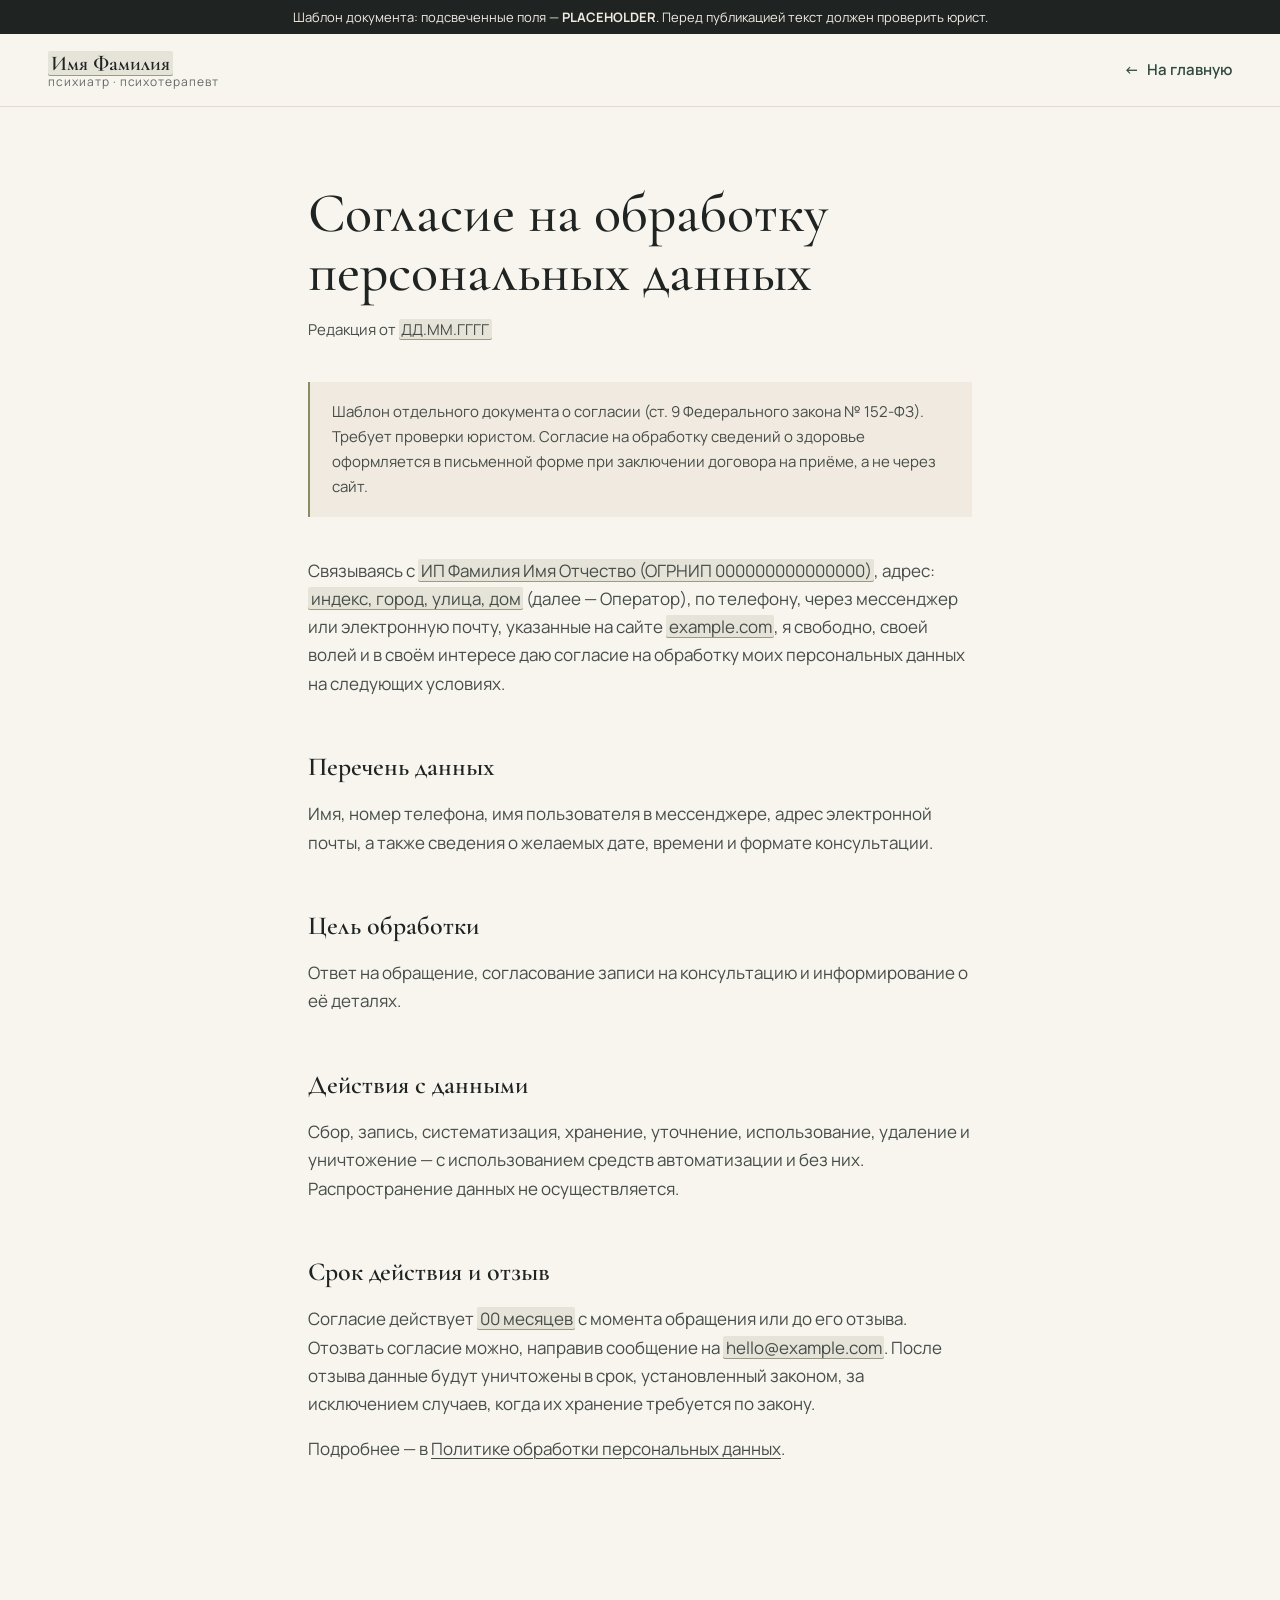
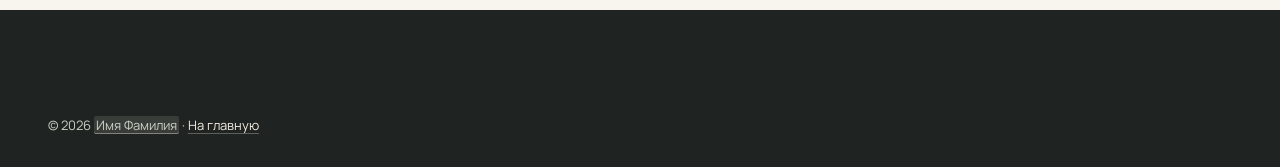
<file: consent.html>
<!doctype html>
<html lang="ru" data-placeholders="show">
<head>
  <meta charset="utf-8">
  <meta name="viewport" content="width=device-width, initial-scale=1">
  <title>Согласие на обработку персональных данных — Имя Фамилия</title>
  <meta name="description" content="Текст согласия на обработку персональных данных при обращении к врачу-психиатру, психотерапевту.">
  <link rel="canonical" href="https://example.com/consent.html">
  <meta name="theme-color" content="#F8F5EF">
  <link rel="icon" href="favicon.svg" type="image/svg+xml">
  <link rel="preconnect" href="https://fonts.googleapis.com">
  <link rel="preconnect" href="https://fonts.gstatic.com" crossorigin>
  <link rel="stylesheet" href="https://fonts.googleapis.com/css2?family=Cormorant+Garamond:ital,wght@0,500;0,600;1,500&family=Manrope:wght@400;500;600&display=swap">
  <link rel="stylesheet" href="css/styles.css">
</head>
<body>
  <a class="skip-link" href="#main">Перейти к содержанию</a>
  <div class="ph-banner" role="note">Шаблон документа: подсвеченные поля — <b>PLACEHOLDER</b>. Перед публикацией текст должен проверить юрист.</div>
  <header class="page-header">
    <div class="container header__inner">
      <a class="brand" href="./">
        <span class="brand__text">
          <span class="brand__name"><span class="ph">Имя Фамилия</span></span>
          <span class="brand__role">психиатр · психотерапевт</span>
        </span>
      </a>
      <a class="link-arrow" href="./"><span aria-hidden="true">←</span> На главную</a>
    </div>
  </header>

  <main id="main" class="page">
    <article class="container page__inner">
      <h1 class="page__title">Согласие на обработку персональных данных</h1>
      <p class="page__meta">Редакция от <span class="ph">ДД.ММ.ГГГГ</span></p>

      <p class="page-notice">
        Шаблон отдельного документа о согласии (ст. 9 Федерального закона № 152-ФЗ). Требует проверки юристом.
        Согласие на обработку сведений о здоровье оформляется в письменной форме при заключении договора на приёме, а не через сайт.
      </p>

      <p>Связываясь с <span class="ph">ИП Фамилия Имя Отчество (ОГРНИП 000000000000000)</span>, адрес: <span class="ph">индекс, город, улица, дом</span>
        (далее — Оператор), по телефону, через мессенджер или электронную почту, указанные на сайте <span class="ph">example.com</span>,
        я свободно, своей волей и в своём интересе даю согласие на обработку моих персональных данных на следующих условиях.</p>

      <h2>Перечень данных</h2>
      <p>Имя, номер телефона, имя пользователя в мессенджере, адрес электронной почты, а также сведения о желаемых дате, времени и формате консультации.</p>

      <h2>Цель обработки</h2>
      <p>Ответ на обращение, согласование записи на консультацию и информирование о её деталях.</p>

      <h2>Действия с данными</h2>
      <p>Сбор, запись, систематизация, хранение, уточнение, использование, удаление и уничтожение — с использованием средств автоматизации и без них.
        Распространение данных не осуществляется.</p>

      <h2>Срок действия и отзыв</h2>
      <p>Согласие действует <span class="ph">00 месяцев</span> с момента обращения или до его отзыва. Отозвать согласие можно,
        направив сообщение на <span class="ph">hello@example.com</span>. После отзыва данные будут уничтожены в срок, установленный законом,
        за исключением случаев, когда их хранение требуется по закону.</p>

      <p>Подробнее — в <a href="privacy.html">Политике обработки персональных данных</a>.</p>
    </article>
  </main>

  <footer class="footer">
    <div class="container footer__bottom">
      <p>© 2026 <span class="ph">Имя Фамилия</span> · <a href="./">На главную</a></p>
    </div>
  </footer>
</body>
</html>
</file>
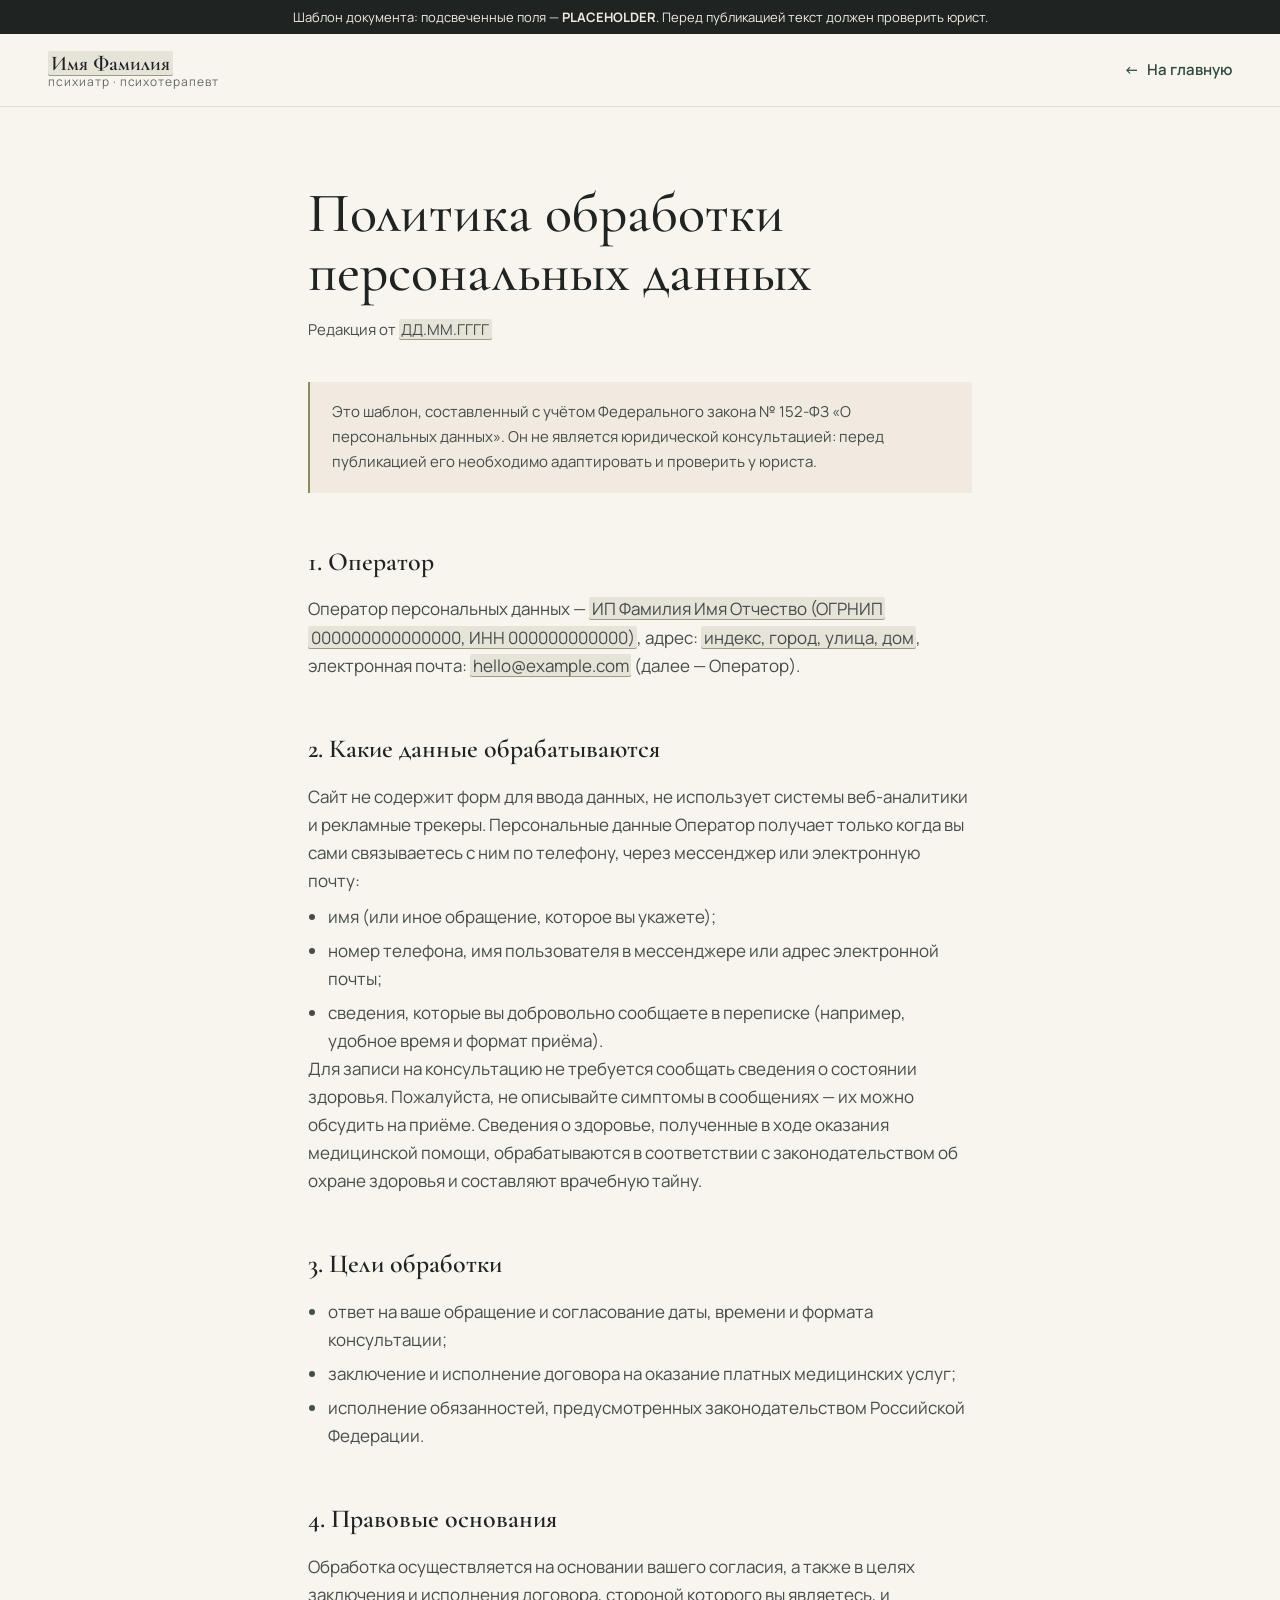
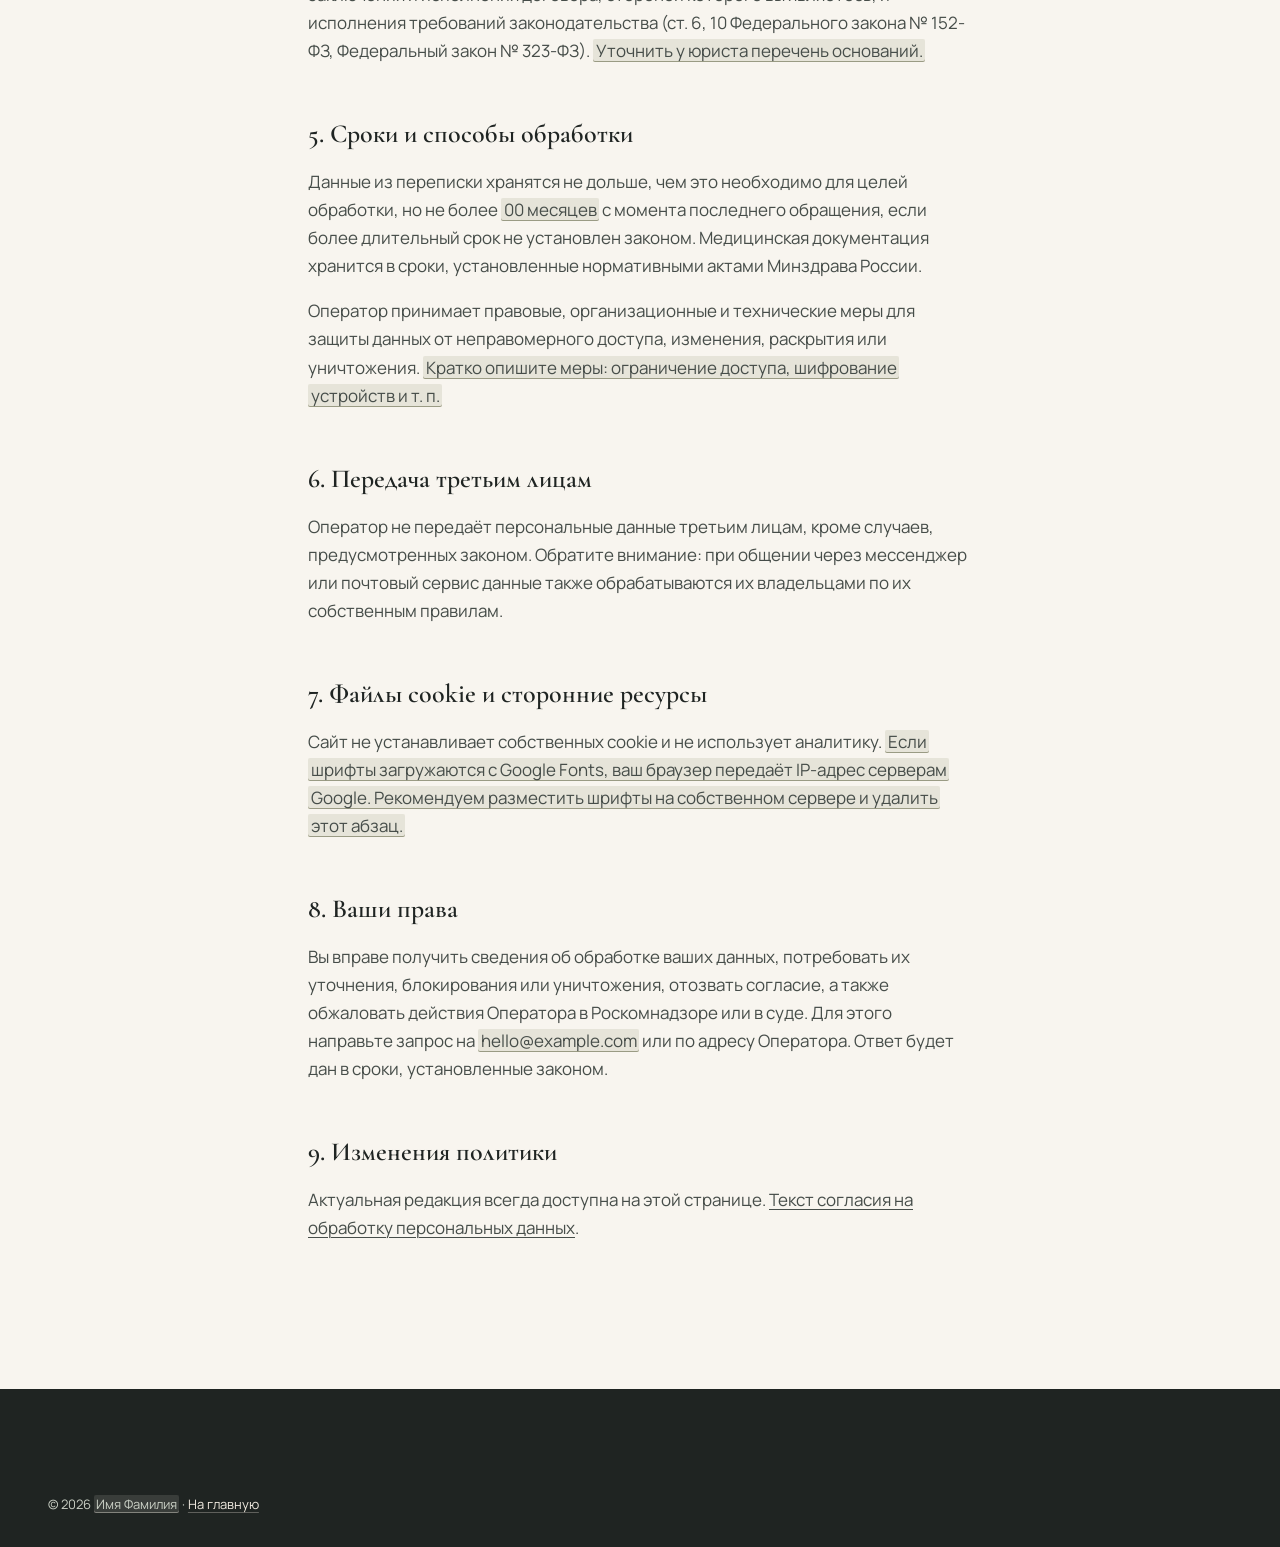
<file: privacy.html>
<!doctype html>
<html lang="ru" data-placeholders="show">
<head>
  <meta charset="utf-8">
  <meta name="viewport" content="width=device-width, initial-scale=1">
  <title>Политика конфиденциальности — Имя Фамилия, врач-психиатр</title>
  <meta name="description" content="Политика обработки персональных данных на сайте врача-психиатра, психотерапевта: какие данные обрабатываются, зачем и как они защищены.">
  <link rel="canonical" href="https://example.com/privacy.html">
  <meta name="theme-color" content="#F8F5EF">
  <link rel="icon" href="favicon.svg" type="image/svg+xml">
  <link rel="preconnect" href="https://fonts.googleapis.com">
  <link rel="preconnect" href="https://fonts.gstatic.com" crossorigin>
  <link rel="stylesheet" href="https://fonts.googleapis.com/css2?family=Cormorant+Garamond:ital,wght@0,500;0,600;1,500&family=Manrope:wght@400;500;600&display=swap">
  <link rel="stylesheet" href="css/styles.css">
</head>
<body>
  <a class="skip-link" href="#main">Перейти к содержанию</a>
  <div class="ph-banner" role="note">Шаблон документа: подсвеченные поля — <b>PLACEHOLDER</b>. Перед публикацией текст должен проверить юрист.</div>
  <header class="page-header">
    <div class="container header__inner">
      <a class="brand" href="./">
        <span class="brand__text">
          <span class="brand__name"><span class="ph">Имя Фамилия</span></span>
          <span class="brand__role">психиатр · психотерапевт</span>
        </span>
      </a>
      <a class="link-arrow" href="./"><span aria-hidden="true">←</span> На главную</a>
    </div>
  </header>

  <main id="main" class="page">
    <article class="container page__inner">
      <h1 class="page__title">Политика обработки персональных данных</h1>
      <p class="page__meta">Редакция от <span class="ph">ДД.ММ.ГГГГ</span></p>

      <p class="page-notice">
        Это шаблон, составленный с учётом Федерального закона № 152-ФЗ «О персональных данных».
        Он не является юридической консультацией: перед публикацией его необходимо адаптировать и проверить у юриста.
      </p>

      <h2>1. Оператор</h2>
      <p>Оператор персональных данных — <span class="ph">ИП Фамилия Имя Отчество (ОГРНИП 000000000000000, ИНН 000000000000)</span>,
        адрес: <span class="ph">индекс, город, улица, дом</span>, электронная почта: <span class="ph">hello@example.com</span>
        (далее — Оператор).</p>

      <h2>2. Какие данные обрабатываются</h2>
      <p>Сайт не содержит форм для ввода данных, не использует системы веб-аналитики и рекламные трекеры.
        Персональные данные Оператор получает только когда вы сами связываетесь с ним по телефону, через мессенджер или электронную почту:</p>
      <ul>
        <li>имя (или иное обращение, которое вы укажете);</li>
        <li>номер телефона, имя пользователя в мессенджере или адрес электронной почты;</li>
        <li>сведения, которые вы добровольно сообщаете в переписке (например, удобное время и формат приёма).</li>
      </ul>
      <p>Для записи на консультацию не требуется сообщать сведения о состоянии здоровья. Пожалуйста, не описывайте симптомы в сообщениях —
        их можно обсудить на приёме. Сведения о здоровье, полученные в ходе оказания медицинской помощи, обрабатываются в соответствии
        с законодательством об охране здоровья и составляют врачебную тайну.</p>

      <h2>3. Цели обработки</h2>
      <ul>
        <li>ответ на ваше обращение и согласование даты, времени и формата консультации;</li>
        <li>заключение и исполнение договора на оказание платных медицинских услуг;</li>
        <li>исполнение обязанностей, предусмотренных законодательством Российской Федерации.</li>
      </ul>

      <h2>4. Правовые основания</h2>
      <p>Обработка осуществляется на основании вашего согласия, а также в целях заключения и исполнения договора, стороной которого вы являетесь,
        и исполнения требований законодательства (ст. 6, 10 Федерального закона № 152-ФЗ, Федеральный закон № 323-ФЗ).
        <span class="ph">Уточнить у юриста перечень оснований.</span></p>

      <h2>5. Сроки и способы обработки</h2>
      <p>Данные из переписки хранятся не дольше, чем это необходимо для целей обработки, но не более <span class="ph">00 месяцев</span>
        с момента последнего обращения, если более длительный срок не установлен законом. Медицинская документация хранится
        в сроки, установленные нормативными актами Минздрава России.</p>
      <p>Оператор принимает правовые, организационные и технические меры для защиты данных от неправомерного доступа,
        изменения, раскрытия или уничтожения. <span class="ph">Кратко опишите меры: ограничение доступа, шифрование устройств и т. п.</span></p>

      <h2>6. Передача третьим лицам</h2>
      <p>Оператор не передаёт персональные данные третьим лицам, кроме случаев, предусмотренных законом.
        Обратите внимание: при общении через мессенджер или почтовый сервис данные также обрабатываются их владельцами
        по их собственным правилам.</p>

      <h2>7. Файлы cookie и сторонние ресурсы</h2>
      <p>Сайт не устанавливает собственных cookie и не использует аналитику.
        <span class="ph">Если шрифты загружаются с Google Fonts, ваш браузер передаёт IP-адрес серверам Google. Рекомендуем разместить шрифты на собственном сервере и удалить этот абзац.</span></p>

      <h2>8. Ваши права</h2>
      <p>Вы вправе получить сведения об обработке ваших данных, потребовать их уточнения, блокирования или уничтожения,
        отозвать согласие, а также обжаловать действия Оператора в Роскомнадзоре или в суде. Для этого направьте запрос
        на <span class="ph">hello@example.com</span> или по адресу Оператора. Ответ будет дан в сроки, установленные законом.</p>

      <h2>9. Изменения политики</h2>
      <p>Актуальная редакция всегда доступна на этой странице. <a href="consent.html">Текст согласия на обработку персональных данных</a>.</p>
    </article>
  </main>

  <footer class="footer">
    <div class="container footer__bottom">
      <p>© 2026 <span class="ph">Имя Фамилия</span> · <a href="./">На главную</a></p>
    </div>
  </footer>
</body>
</html>
</file>
<file: css/styles.css>
/* =========================================================
   Сайт врача-психиатра, психотерапевта
   Структура: токены → база → утилиты → компоненты → секции → адаптив
   ========================================================= */

/* ---------- 1. Токены ---------- */
:root {
  /* Цвета */
  --c-bg: #F8F5EF;          /* молочный */
  --c-bg-alt: #F0EAE0;      /* светло-бежевый */
  --c-surface: #FFFDF9;     /* тёплый белый */
  --c-ink: #1F2422;         /* графит */
  --c-ink-2: #464D49;
  --c-ink-3: #636A65;
  --c-green: #2E4A3F;       /* глубокий зелёный */
  --c-green-hover: #233A31;
  --c-green-soft: #DCE3DA;
  --c-olive: #8A8C63;       /* приглушённый оливковый (только декор) */
  --c-olive-ink: #5E6141;   /* оливковый для текста (контраст AA) */
  --c-line: #E2DACB;
  --c-line-strong: #CDC2AE;
  --c-on-dark: #F1EBE1;
  --c-on-dark-2: #C9CFC4;
  --c-focus: #2E4A3F;

  /* Типографика */
  --f-display: "Cormorant Garamond", "Cormorant", Georgia, "Times New Roman", serif;
  --f-body: "Manrope", system-ui, -apple-system, "Segoe UI", Roboto, Arial, sans-serif;

  --fs-xs: 0.8125rem;
  --fs-sm: 0.9375rem;
  --fs-base: 1.0625rem;
  --fs-lg: clamp(1.125rem, 1.05rem + 0.35vw, 1.3125rem);
  --fs-h3: clamp(1.375rem, 1.25rem + 0.5vw, 1.625rem);
  --fs-h2: clamp(2.25rem, 1.7rem + 2.4vw, 3.75rem);
  --fs-h1: clamp(2.875rem, 1.9rem + 4.6vw, 5.75rem);

  /* Ритм */
  --container: 1240px;
  --gutter: clamp(16px, 4vw, 48px);
  --section-y: clamp(72px, 6rem + 4vw, 160px);
  --radius: 4px;
  --radius-lg: 12px;
  --header-h: 72px;

  --ease: cubic-bezier(.22, .61, .36, 1);
  --dur: .5s;
}

/* ---------- 2. База ---------- */
*, *::before, *::after { box-sizing: border-box; }

html {
  -webkit-text-size-adjust: 100%;
  scroll-behavior: smooth;
  scroll-padding-top: calc(var(--header-h) + 16px);
}
@media (prefers-reduced-motion: reduce) {
  html { scroll-behavior: auto; }
  *, *::before, *::after { animation-duration: .01ms !important; transition-duration: .01ms !important; }
}

body {
  margin: 0;
  background: var(--c-bg);
  color: var(--c-ink);
  font-family: var(--f-body);
  font-size: var(--fs-base);
  line-height: 1.65;
  font-weight: 400;
  -webkit-font-smoothing: antialiased;
  text-rendering: optimizeLegibility;
  overflow-x: clip;
}

img, svg { display: block; max-width: 100%; height: auto; }
h1, h2, h3, p, ul, ol, dl, dd, figure, blockquote { margin: 0; }
ul[role="list"], ol { list-style: none; padding: 0; }
ul { padding: 0; }
a { color: inherit; text-decoration-thickness: 1px; text-underline-offset: .2em; }
button { font: inherit; color: inherit; }
em { font-style: italic; }

::selection { background: var(--c-green-soft); color: var(--c-ink); }

:focus-visible {
  outline: 2px solid var(--c-focus);
  outline-offset: 3px;
  border-radius: 2px;
}

/* ---------- 3. Утилиты ---------- */
.container {
  width: 100%;
  max-width: calc(var(--container) + var(--gutter) * 2);
  margin-inline: auto;
  padding-inline: var(--gutter);
}

.visually-hidden {
  position: absolute !important;
  width: 1px; height: 1px;
  padding: 0; margin: -1px;
  overflow: hidden; clip: rect(0 0 0 0);
  white-space: nowrap; border: 0;
}

.skip-link {
  position: absolute; left: 16px; top: -100px; z-index: 200;
  background: var(--c-green); color: var(--c-on-dark);
  padding: 12px 18px; border-radius: var(--radius);
  text-decoration: none; font-weight: 600;
}
.skip-link:focus { top: 16px; }

/* Placeholders: подсветка видна только при data-placeholders="show" на <html> */
[data-placeholders="show"] .ph {
  background: rgba(138, 140, 99, .16);
  box-shadow: inset 0 -1px 0 rgba(94, 97, 65, .55);
  border-radius: 2px;
  padding: 0 .15em;
  -webkit-box-decoration-break: clone;
  box-decoration-break: clone;
}
.section--dark [data-placeholders="show"] .ph,
[data-placeholders="show"] .section--dark .ph,
[data-placeholders="show"] .footer .ph {
  background: rgba(241, 235, 225, .12);
  box-shadow: inset 0 -1px 0 rgba(241, 235, 225, .4);
}

.ph-banner {
  display: none;
  background: var(--c-ink);
  color: var(--c-on-dark);
  font-size: var(--fs-xs);
  text-align: center;
  padding: 8px var(--gutter);
  line-height: 1.4;
}
[data-placeholders="show"] .ph-banner { display: block; }

/* ---------- 4. Типографика ---------- */
.eyebrow {
  display: flex; align-items: center; gap: 14px;
  font-family: var(--f-body);
  font-size: var(--fs-xs);
  font-weight: 600;
  letter-spacing: .14em;
  text-transform: uppercase;
  color: var(--c-olive-ink);
  margin-bottom: 20px;
}
.eyebrow__num {
  font-family: var(--f-display);
  font-size: 1.125rem;
  font-weight: 500;
  font-style: italic;
  letter-spacing: 0;
  color: var(--c-ink-3);
  padding-right: 14px;
  border-right: 1px solid var(--c-line-strong);
}

.section-title {
  font-family: var(--f-display);
  font-weight: 500;
  font-size: var(--fs-h2);
  line-height: 1.04;
  letter-spacing: -.01em;
  text-wrap: balance;
}
.section-title em { color: var(--c-green); }

.h3 {
  font-family: var(--f-display);
  font-weight: 600;
  font-size: var(--fs-h3);
  line-height: 1.2;
  margin-bottom: 16px;
}

.section-intro {
  font-size: var(--fs-lg);
  line-height: 1.6;
  color: var(--c-ink-2);
  max-width: 34em;
  text-wrap: pretty;
}

.lead { font-size: var(--fs-lg); line-height: 1.6; color: var(--c-ink); }
.prose p + p { margin-top: 1.1em; }
.prose p { color: var(--c-ink-2); max-width: 38em; }
.prose .lead { color: var(--c-ink); }

.note { margin-top: 32px; font-size: var(--fs-sm); color: var(--c-ink-3); }

/* ---------- 5. Кнопки и ссылки ---------- */
.btn {
  --btn-bg: transparent; --btn-fg: var(--c-ink); --btn-bd: transparent;
  display: inline-flex; align-items: center; justify-content: center; gap: 10px;
  min-height: 48px;
  padding: 12px 26px;
  border: 1px solid var(--btn-bd);
  border-radius: 999px;
  background: var(--btn-bg);
  color: var(--btn-fg);
  font-family: var(--f-body);
  font-size: var(--fs-sm);
  font-weight: 600;
  letter-spacing: .01em;
  line-height: 1.2;
  text-align: center;
  text-decoration: none;
  cursor: pointer;
  transition: background-color .25s var(--ease), color .25s var(--ease), border-color .25s var(--ease), transform .25s var(--ease), box-shadow .25s var(--ease);
  -webkit-tap-highlight-color: transparent;
}
.btn:hover { transform: translateY(-1px); }
.btn:active { transform: translateY(0); }

.btn--primary { --btn-bg: var(--c-green); --btn-fg: var(--c-on-dark); --btn-bd: var(--c-green); }
.btn--primary:hover { --btn-bg: var(--c-green-hover); --btn-bd: var(--c-green-hover); box-shadow: 0 10px 24px -14px rgba(35, 58, 49, .7); }

.btn--ghost { --btn-bd: var(--c-line-strong); }
.btn--ghost:hover { --btn-bd: var(--c-green); --btn-fg: var(--c-green); }

.btn--light { --btn-bg: var(--c-on-dark); --btn-fg: var(--c-green); --btn-bd: var(--c-on-dark); }
.btn--light:hover { --btn-bg: #fff; --btn-bd: #fff; }

.btn--sm { min-height: 42px; padding: 9px 20px; }
.btn--lg { min-height: 56px; padding: 16px 32px; font-size: var(--fs-base); }
.btn--block { display: flex; width: 100%; }

.link-arrow {
  display: inline-flex; align-items: center; gap: 8px;
  min-height: 44px;
  font-weight: 600;
  font-size: var(--fs-sm);
  color: var(--c-green);
  text-decoration: none;
  background: linear-gradient(currentColor, currentColor) 0 calc(100% - 10px) / 0 1px no-repeat;
  transition: background-size .35s var(--ease);
}
.link-arrow:hover { background-size: calc(100% - 1.4em) 1px; }
.link-arrow span { transition: transform .35s var(--ease); }
.link-arrow:hover span { transform: translateX(3px); }

/* ---------- 6. Шапка ---------- */
.header {
  position: sticky; top: 0; z-index: 50;
  background: rgba(248, 245, 239, .86);
  -webkit-backdrop-filter: saturate(1.2) blur(14px);
  backdrop-filter: saturate(1.2) blur(14px);
  border-bottom: 1px solid transparent;
  transition: border-color .3s var(--ease), background-color .3s var(--ease);
}
.header.is-scrolled { border-bottom-color: var(--c-line); }

.header__inner {
  display: flex; align-items: center; justify-content: space-between; gap: 24px;
  height: var(--header-h);
}

.brand {
  display: inline-flex; align-items: center; gap: 12px;
  text-decoration: none;
  min-height: 44px;
  flex-shrink: 0;
}
.brand__mark { color: var(--c-green); }
.brand__text { display: flex; flex-direction: column; line-height: 1.1; }
.brand__name { font-family: var(--f-display); font-size: 1.3125rem; font-weight: 600; }
.brand__role { font-size: .75rem; letter-spacing: .08em; color: var(--c-ink-3); text-transform: lowercase; }

.nav__list { display: flex; gap: clamp(14px, 1.8vw, 30px); list-style: none; padding: 0; }
.nav__link {
  position: relative;
  display: inline-flex; align-items: center;
  min-height: 44px;
  font-size: var(--fs-sm);
  font-weight: 500;
  color: var(--c-ink-2);
  text-decoration: none;
  white-space: nowrap;
  transition: color .2s var(--ease);
}
.nav__link::after {
  content: ""; position: absolute; left: 0; right: 0; bottom: 8px;
  height: 1px; background: currentColor;
  transform: scaleX(0); transform-origin: left;
  transition: transform .35s var(--ease);
}
.nav__link:hover, .nav__link.is-active { color: var(--c-ink); }
.nav__link:hover::after, .nav__link.is-active::after { transform: scaleX(1); }
.nav__mobile-extra { display: none; }

.header__actions { display: flex; align-items: center; gap: 8px; }

.burger {
  display: none;
  width: 48px; height: 48px;
  border: 0; background: transparent; cursor: pointer;
  align-items: center; justify-content: center;
  border-radius: 50%;
  -webkit-tap-highlight-color: transparent;
}
.burger__lines { position: relative; width: 22px; height: 10px; }
.burger__lines span {
  position: absolute; left: 0; width: 100%; height: 1.5px; background: var(--c-ink);
  transition: transform .35s var(--ease), top .35s var(--ease);
}
.burger__lines span:first-child { top: 0; }
.burger__lines span:last-child { top: 8.5px; }
.burger[aria-expanded="true"] .burger__lines span:first-child { top: 4.25px; transform: rotate(45deg); }
.burger[aria-expanded="true"] .burger__lines span:last-child { top: 4.25px; transform: rotate(-45deg); }

/* ---------- 7. Первый экран ---------- */
.hero { padding-top: clamp(32px, 5vw, 72px); }

.hero__grid {
  display: grid;
  grid-template-columns: minmax(0, 1.15fr) minmax(0, .85fr);
  gap: clamp(40px, 6vw, 96px);
  align-items: center;
}

.hero__title { font-weight: inherit; }
.hero__role { margin-bottom: 28px; }
.hero__name {
  display: block;
  font-family: var(--f-display);
  font-weight: 500;
  font-size: var(--fs-h1);
  line-height: .98;
  letter-spacing: -.015em;
}
.hero__lead {
  margin-top: 32px;
  font-size: var(--fs-lg);
  color: var(--c-ink-2);
  max-width: 31em;
  text-wrap: pretty;
}
.hero__actions {
  display: flex; flex-wrap: wrap; align-items: center;
  gap: 16px 28px;
  margin-top: 40px;
}

.hero__facts {
  display: grid; grid-template-columns: repeat(3, minmax(0, 1fr));
  gap: 24px;
  margin-top: 56px;
  padding-top: 24px;
  border-top: 1px solid var(--c-line);
  list-style: none;
}
.hero__facts li { display: flex; flex-direction: column; gap: 4px; min-width: 0; }
.hero__fact-label {
  font-size: var(--fs-xs); font-weight: 600; letter-spacing: .1em; text-transform: uppercase; color: var(--c-ink-3);
}
.hero__fact-value { font-size: var(--fs-sm); color: var(--c-ink); }
.hero__fact-value a { text-decoration: underline; text-decoration-color: var(--c-line-strong); }
.hero__fact-value a:hover { text-decoration-color: currentColor; }

.hero__media { position: relative; }
.hero__photo {
  position: relative;
  aspect-ratio: 4 / 5;
  border-radius: 999px 999px var(--radius-lg) var(--radius-lg);
  overflow: hidden;
  background: var(--c-bg-alt);
  max-width: 480px;
  margin-left: auto;
}
.hero__photo::after {
  content: ""; position: absolute; inset: 0;
  border-radius: inherit;
  box-shadow: inset 0 0 0 1px rgba(31, 36, 34, .06);
  pointer-events: none;
}
.hero__photo img { width: 100%; height: 100%; object-fit: cover; }
.hero__caption {
  display: flex; align-items: center; gap: 12px;
  justify-content: flex-end;
  margin-top: 16px;
  font-size: var(--fs-xs); letter-spacing: .08em; text-transform: uppercase; color: var(--c-ink-3);
}
.hero__caption-line { width: 40px; height: 1px; background: var(--c-line-strong); }

.trust-row {
  display: flex; flex-wrap: wrap; justify-content: space-between;
  gap: 12px 32px;
  margin-top: clamp(56px, 7vw, 104px);
  padding: 22px 0;
  border-top: 1px solid var(--c-line);
  border-bottom: 1px solid var(--c-line);
  list-style: none;
  font-family: var(--f-display);
  font-size: 1.25rem;
  font-style: italic;
  color: var(--c-ink-2);
}
.trust-row li { display: inline-flex; align-items: center; gap: 12px; }
.trust-row__dot { width: 5px; height: 5px; border-radius: 50%; background: var(--c-olive); }

/* ---------- 8. Секции ---------- */
.section { padding-block: var(--section-y); }
.section--alt { background: var(--c-bg-alt); }
.section--dark { background: var(--c-green); color: var(--c-on-dark); }
.section--dark .eyebrow { color: var(--c-on-dark-2); }
.section--dark .eyebrow__num { color: var(--c-on-dark-2); border-color: rgba(241, 235, 225, .25); }
.section--dark .section-title em { color: #C8D0A8; }
.section--dark .section-intro { color: var(--c-on-dark-2); }

.section-head { margin-bottom: clamp(40px, 5vw, 72px); }
.section-head--split {
  display: grid; grid-template-columns: minmax(0, 1.1fr) minmax(0, .9fr);
  gap: 24px 64px; align-items: end;
}

/* О специалисте */
.about {
  display: grid;
  grid-template-columns: minmax(0, 5fr) minmax(0, 7fr);
  gap: 0 clamp(40px, 6vw, 112px);
}
.about__head { grid-row: span 2; }
@media (min-width: 1024px) {
  .about__head { position: sticky; top: calc(var(--header-h) + 40px); align-self: start; }
}
.about__body { display: grid; gap: 56px; }

.facts { border-top: 1px solid var(--c-ink); }
.facts__row {
  display: grid; grid-template-columns: minmax(0, 11rem) minmax(0, 1fr);
  gap: 8px 24px;
  padding: 18px 0;
  border-bottom: 1px solid var(--c-line);
}
.facts dt { font-size: var(--fs-xs); font-weight: 600; letter-spacing: .1em; text-transform: uppercase; color: var(--c-ink-3); padding-top: .3em; }
.facts dd { color: var(--c-ink); }
.facts dd a { color: var(--c-green); }

.timeline-wrap { grid-column: 2; margin-top: 64px; }
.timeline { list-style: none; padding: 0; margin-bottom: 24px; }
.timeline__item {
  display: grid; grid-template-columns: minmax(0, 11rem) minmax(0, 1fr);
  gap: 4px 24px;
  padding: 16px 0;
  border-bottom: 1px solid var(--c-line);
}
.timeline__year { font-family: var(--f-display); font-size: 1.1875rem; font-style: italic; color: var(--c-green); }
.timeline__text { color: var(--c-ink-2); }

/* Карточки */
.cards { display: grid; gap: 1px; list-style: none; padding: 0; }
.cards--help {
  grid-template-columns: repeat(4, minmax(0, 1fr));
  gap: 0;
  border-top: 1px solid var(--c-line-strong);
  border-left: 1px solid var(--c-line-strong);
}
.cards--help > .card {
  border-right: 1px solid var(--c-line-strong);
  border-bottom: 1px solid var(--c-line-strong);
}
.card { background: var(--c-surface); padding: clamp(24px, 2.4vw, 36px); }
.card--help {
  background: var(--c-bg-alt);
  display: flex; flex-direction: column; gap: 12px;
  min-height: 260px;
  transition: background-color .35s var(--ease);
}
.card--help:hover { background: var(--c-surface); }
.card--help p { color: var(--c-ink-2); font-size: var(--fs-sm); }
.card__index { font-family: var(--f-display); font-style: italic; font-size: 1.125rem; color: var(--c-olive-ink); margin-bottom: auto; padding-bottom: 32px; }
.card__title { font-family: var(--f-display); font-size: var(--fs-h3); font-weight: 600; line-height: 1.15; }

.cards--formats { grid-template-columns: repeat(4, minmax(0, 1fr)); gap: 20px; }
.card--format {
  display: flex; flex-direction: column; gap: 14px;
  border: 1px solid var(--c-line);
  border-radius: var(--radius-lg);
  transition: border-color .3s var(--ease), transform .3s var(--ease), box-shadow .3s var(--ease);
}
.card--format:hover { border-color: var(--c-line-strong); transform: translateY(-3px); box-shadow: 0 24px 40px -32px rgba(31, 36, 34, .35); }
.card--format > p { color: var(--c-ink-2); font-size: var(--fs-sm); flex: 1; }
.card__meta { border-top: 1px solid var(--c-line); padding-top: 14px; display: grid; gap: 6px; font-size: var(--fs-sm); }
.card__meta > div { display: flex; justify-content: space-between; gap: 12px; }
.card__meta dt { color: var(--c-ink-3); }
.card__meta dd { text-align: right; }
.card__price { font-family: var(--f-display); font-size: 1.375rem; font-weight: 600; line-height: 1.1; color: var(--c-green); }

/* Блок «Если сомневаетесь» */
.unsure {
  display: grid; grid-template-columns: repeat(2, minmax(0, 1fr));
  gap: 40px clamp(40px, 6vw, 96px);
  margin-top: clamp(56px, 6vw, 96px);
  padding-top: clamp(40px, 4vw, 56px);
  border-top: 1px solid var(--c-line-strong);
}
.unsure p { color: var(--c-ink-2); }
.compare > div {
  display: grid; grid-template-columns: minmax(0, 9rem) minmax(0, 1fr);
  gap: 4px 20px;
  padding: 14px 0;
  border-bottom: 1px solid var(--c-line-strong);
}
.compare > div:first-child { padding-top: 0; }
.compare dt { font-weight: 600; }
.compare dd { color: var(--c-ink-2); font-size: var(--fs-sm); }

/* Шаги */
.steps {
  display: grid; grid-template-columns: repeat(5, minmax(0, 1fr));
  gap: 32px;
  counter-reset: step;
  position: relative;
}
.step { position: relative; padding-top: 28px; border-top: 1px solid var(--c-ink); }
.step__num {
  display: block;
  font-family: var(--f-display);
  font-size: 3.5rem; line-height: 1;
  font-weight: 500;
  color: var(--c-green);
  margin-bottom: 24px;
}
.step__title { font-family: var(--f-body); font-size: var(--fs-base); font-weight: 600; line-height: 1.35; margin-bottom: 10px; }
.step p { font-size: var(--fs-sm); color: var(--c-ink-2); }

/* Подход */
.principles {
  display: grid; grid-template-columns: repeat(2, minmax(0, 1fr));
  gap: 0 clamp(40px, 6vw, 96px);
  list-style: none; padding: 0;
}
.principle { padding: 32px 0; border-top: 1px solid rgba(241, 235, 225, .2); }
.principle__title { font-family: var(--f-display); font-size: var(--fs-h3); font-weight: 500; margin-bottom: 10px; }
.principle p { color: var(--c-on-dark-2); max-width: 32em; }

.methods { margin-top: 56px; padding-top: 40px; border-top: 1px solid rgba(241, 235, 225, .2); }
.chips { display: flex; flex-wrap: wrap; gap: 10px; list-style: none; padding: 0; }
.chip {
  padding: 9px 18px;
  border: 1px solid rgba(241, 235, 225, .35);
  border-radius: 999px;
  font-size: var(--fs-sm);
}

/* Документы */
.docs {
  display: grid; grid-template-columns: repeat(3, minmax(0, 1fr));
  gap: 20px;
  list-style: none; padding: 0;
}
.doc__link {
  position: relative;
  display: flex; flex-direction: column; gap: 8px;
  height: 100%;
  min-height: 210px;
  padding: 28px;
  border: 1px solid var(--c-line);
  border-radius: var(--radius-lg);
  background: var(--c-surface);
  text-decoration: none;
  overflow: hidden;
}
.doc__link::before {
  /* лёгкий намёк на лист документа */
  content: ""; position: absolute; right: 24px; top: 24px;
  width: 36px; height: 46px;
  border: 1px solid var(--c-line-strong); border-radius: 2px;
  background: linear-gradient(var(--c-line) 0 0) 7px 12px / 20px 1px no-repeat,
              linear-gradient(var(--c-line) 0 0) 7px 18px / 16px 1px no-repeat,
              linear-gradient(var(--c-line) 0 0) 7px 24px / 20px 1px no-repeat;
}
a.doc__link { transition: border-color .3s var(--ease), transform .3s var(--ease); cursor: zoom-in; }
a.doc__link:hover { border-color: var(--c-green); transform: translateY(-3px); }
.doc__type { font-size: var(--fs-xs); font-weight: 600; letter-spacing: .1em; text-transform: uppercase; color: var(--c-olive-ink); padding-right: 52px; }
.doc__title { font-family: var(--f-display); font-size: var(--fs-h3); font-weight: 600; line-height: 1.2; margin-top: auto; }
.doc__meta { font-size: var(--fs-sm); color: var(--c-ink-3); }
.doc__open { font-size: var(--fs-sm); font-weight: 600; color: var(--c-green); }

/* Цены */
.prices {
  display: grid; grid-template-columns: minmax(0, 5fr) minmax(0, 7fr);
  gap: 40px clamp(40px, 6vw, 112px);
  align-items: start;
}
.prices__head { margin-bottom: 0; }
.prices__head .section-intro { margin: 24px 0 32px; }

.price-table-wrap { background: var(--c-surface); border-radius: var(--radius-lg); padding: clamp(20px, 3vw, 40px); border: 1px solid var(--c-line); }
.price-table { width: 100%; border-collapse: collapse; }
.price-table thead th {
  font-size: var(--fs-xs); font-weight: 600; letter-spacing: .1em; text-transform: uppercase;
  color: var(--c-ink-3); text-align: left; padding: 0 0 14px;
  border-bottom: 1px solid var(--c-ink);
}
.price-table thead th:not(:first-child) { text-align: right; }
.price-table tbody th, .price-table td { padding: 22px 0; border-bottom: 1px solid var(--c-line); vertical-align: baseline; }
.price-table tbody th { text-align: left; font-weight: 600; padding-right: 16px; }
.price-table td { text-align: right; color: var(--c-ink-2); white-space: nowrap; padding-left: 16px; }
.price-table__sub { display: block; font-weight: 400; font-size: var(--fs-sm); color: var(--c-ink-3); }
.price-table__price { font-family: var(--f-display); font-size: 1.5rem; font-weight: 600; color: var(--c-green) !important; }
.price-notes { margin-top: 24px; padding-left: 1.1em; display: grid; gap: 8px; font-size: var(--fs-sm); color: var(--c-ink-2); }
.price-notes li::marker { color: var(--c-olive); }

/* FAQ */
.faq {
  display: grid; grid-template-columns: minmax(0, 5fr) minmax(0, 7fr);
  gap: 40px clamp(40px, 6vw, 112px);
  align-items: start;
}
.faq__head { margin-bottom: 0; }
.faq__head .section-intro { margin-top: 24px; }
@media (min-width: 1024px) {
  .faq__head { position: sticky; top: calc(var(--header-h) + 40px); }
}
.accordion { border-top: 1px solid var(--c-ink); }
.qa { border-bottom: 1px solid var(--c-line); }
.qa__q {
  position: relative;
  display: flex; align-items: center; justify-content: space-between; gap: 24px;
  min-height: 44px;
  padding: 24px 0;
  font-family: var(--f-display);
  font-size: var(--fs-h3);
  font-weight: 500;
  line-height: 1.25;
  cursor: pointer;
  list-style: none;
  transition: color .2s var(--ease);
}
.qa__q::-webkit-details-marker { display: none; }
.qa__q:hover { color: var(--c-green); }
.qa__icon {
  position: relative; flex-shrink: 0;
  width: 36px; height: 36px;
  border: 1px solid var(--c-line-strong); border-radius: 50%;
  transition: transform .35s var(--ease), background-color .25s var(--ease), border-color .25s var(--ease);
}
.qa__icon::before, .qa__icon::after {
  content: ""; position: absolute; left: 50%; top: 50%;
  width: 12px; height: 1.5px; background: currentColor;
  transform: translate(-50%, -50%);
}
.qa__icon::after { transform: translate(-50%, -50%) rotate(90deg); transition: transform .35s var(--ease); }
.qa[open] .qa__icon { background: var(--c-green); border-color: var(--c-green); color: var(--c-on-dark); }
.qa[open] .qa__icon::after { transform: translate(-50%, -50%) rotate(0deg); }
.qa__a { padding: 0 56px 28px 0; color: var(--c-ink-2); max-width: 40em; }
.qa[open] .qa__a { animation: qa-in .4s var(--ease); }
@keyframes qa-in { from { opacity: 0; transform: translateY(-6px); } to { opacity: 1; transform: none; } }

/* Запись */
.section--contact { background: var(--c-bg-alt); }
.contact__head { max-width: 760px; }
.contact__head .section-intro { margin-top: 24px; }

.channels {
  display: grid; grid-template-columns: repeat(4, minmax(0, 1fr));
  gap: 16px;
  list-style: none; padding: 0;
}
.channel {
  display: grid; grid-template-columns: auto minmax(0, 1fr) auto; align-items: center;
  gap: 14px;
  height: 100%;
  min-height: 88px;
  padding: 20px 22px;
  border: 1px solid var(--c-line-strong);
  border-radius: var(--radius-lg);
  background: var(--c-surface);
  text-decoration: none;
  transition: border-color .25s var(--ease), background-color .25s var(--ease), transform .25s var(--ease), color .25s var(--ease);
}
.channel:hover { border-color: var(--c-green); transform: translateY(-2px); }
.channel__icon {
  display: grid; place-items: center;
  width: 44px; height: 44px; border-radius: 50%;
  background: var(--c-green-soft); color: var(--c-green);
}
.channel__body { display: flex; flex-direction: column; min-width: 0; }
.channel__label { font-weight: 600; }
.channel__value { font-size: var(--fs-sm); color: var(--c-ink-3); overflow-wrap: anywhere; }
.channel__arrow { color: var(--c-green); transition: transform .25s var(--ease); }
.channel:hover .channel__arrow { transform: translateX(3px); }

.channel--primary { background: var(--c-green); border-color: var(--c-green); color: var(--c-on-dark); }
.channel--primary:hover { background: var(--c-green-hover); border-color: var(--c-green-hover); }
.channel--primary .channel__icon { background: rgba(241, 235, 225, .14); color: var(--c-on-dark); }
.channel--primary .channel__value, .channel--primary .channel__arrow { color: var(--c-on-dark-2); }

.contact__grid {
  display: grid; grid-template-columns: repeat(2, minmax(0, 1fr));
  gap: 20px;
  margin-top: 20px;
}
.template, .visit {
  padding: clamp(24px, 3vw, 40px);
  border-radius: var(--radius-lg);
  background: var(--c-surface);
  border: 1px solid var(--c-line);
}
.template__hint { color: var(--c-ink-2); font-size: var(--fs-sm); }
.template__text {
  margin: 16px 0 20px;
  padding: 18px 20px;
  border-left: 2px solid var(--c-olive);
  background: var(--c-bg);
  font-family: var(--f-display);
  font-size: 1.1875rem;
  font-style: italic;
  line-height: 1.5;
}
.template__status { min-height: 1.5em; margin-top: 8px; font-size: var(--fs-sm); color: var(--c-green); }

.visit__list { margin-bottom: 12px; }
.visit__list > div {
  display: grid; grid-template-columns: minmax(0, 10rem) minmax(0, 1fr);
  gap: 4px 20px; padding: 12px 0; border-bottom: 1px solid var(--c-line);
}
.visit__list dt { font-size: var(--fs-sm); color: var(--c-ink-3); }

.crisis {
  margin-top: 20px;
  padding: 24px clamp(24px, 3vw, 40px);
  border-radius: var(--radius-lg);
  border: 1px solid var(--c-line-strong);
  display: grid; grid-template-columns: minmax(0, 16rem) minmax(0, 1fr);
  gap: 8px 40px;
}
.crisis__title { font-family: var(--f-body); font-size: var(--fs-base); font-weight: 600; }
.crisis p { font-size: var(--fs-sm); color: var(--c-ink-2); }
.crisis a { font-weight: 600; color: var(--c-ink); }

/* ---------- 9. Подвал ---------- */
.footer {
  background: var(--c-ink);
  color: var(--c-on-dark-2);
  padding-block: clamp(56px, 6vw, 96px) 32px;
  font-size: var(--fs-sm);
}
.footer a { color: var(--c-on-dark); text-decoration-color: rgba(241, 235, 225, .3); }
.footer a:hover { text-decoration-color: currentColor; }
.footer a.btn { color: var(--btn-fg); text-decoration: none; }
.footer :focus-visible { outline-color: var(--c-on-dark); }

.footer__top {
  display: grid;
  grid-template-columns: minmax(0, 1.4fr) repeat(3, minmax(0, 1fr));
  gap: 40px;
  padding-bottom: 48px;
  border-bottom: 1px solid rgba(241, 235, 225, .14);
}
.footer__name { font-family: var(--f-display); font-size: 1.75rem; color: var(--c-on-dark); line-height: 1.15; }
.footer__role { margin: 4px 0 24px; }
.footer__heading { font-size: var(--fs-xs); font-weight: 600; letter-spacing: .12em; text-transform: uppercase; color: var(--c-on-dark-2); margin: 0 0 16px; opacity: .8; }
.footer__col ul { list-style: none; padding: 0; display: grid; gap: 4px; }
.footer__col a { display: inline-flex; min-height: 32px; align-items: center; text-decoration: none; }
.footer__col a:hover { text-decoration: underline; }

.legal { border-bottom: 1px solid rgba(241, 235, 225, .14); }
.legal__summary {
  display: flex; align-items: center; min-height: 56px;
  cursor: pointer; color: var(--c-on-dark); list-style: none;
}
.legal__summary::-webkit-details-marker { display: none; }
.legal__summary::after { content: "+"; margin-left: auto; font-size: 1.25rem; transition: transform .3s var(--ease); }
.legal[open] .legal__summary::after { transform: rotate(45deg); }
.legal__list { padding-bottom: 24px; display: grid; gap: 10px; }
.legal__list > div { display: grid; grid-template-columns: minmax(0, 18rem) minmax(0, 1fr); gap: 4px 24px; }
.legal__list dt { opacity: .75; }
.legal__list dd { color: var(--c-on-dark); }

.footer__bottom { display: grid; gap: 6px; padding-top: 28px; font-size: var(--fs-xs); line-height: 1.6; }
.footer__warning { color: var(--c-on-dark); font-size: var(--fs-sm); letter-spacing: .02em; margin-bottom: 6px; }

/* ---------- 10. Мобильная кнопка записи ---------- */
.mobile-cta { display: none; }

/* ---------- 11. Диалог документов ---------- */
.doc-dialog {
  width: min(960px, calc(100vw - 32px));
  max-height: calc(100dvh - 32px);
  padding: 0; border: 0; border-radius: var(--radius-lg);
  background: var(--c-surface); color: var(--c-ink);
  box-shadow: 0 40px 80px -30px rgba(0, 0, 0, .45);
}
.doc-dialog::backdrop { background: rgba(31, 36, 34, .6); -webkit-backdrop-filter: blur(4px); backdrop-filter: blur(4px); }
.doc-dialog__bar { display: flex; align-items: center; justify-content: space-between; gap: 16px; padding: 12px 12px 12px 24px; border-bottom: 1px solid var(--c-line); }
.doc-dialog__title { font-family: var(--f-display); font-size: 1.375rem; font-weight: 600; }
.doc-dialog__close { width: 44px; height: 44px; border: 0; border-radius: 50%; background: transparent; font-size: 1.75rem; line-height: 1; cursor: pointer; }
.doc-dialog__close:hover { background: var(--c-bg-alt); }
.doc-dialog__img { width: 100%; height: auto; max-height: calc(100dvh - 120px); object-fit: contain; background: var(--c-bg); }

/* ---------- 12. Появление при прокрутке ---------- */
.js [data-reveal] {
  opacity: 0;
  transform: translateY(18px);
  transition: opacity .8s var(--ease), transform .8s var(--ease);
  transition-delay: var(--reveal-delay, 0s);
}
.js [data-reveal].is-visible { opacity: 1; transform: none; }
@media (prefers-reduced-motion: reduce) {
  .js [data-reveal] { opacity: 1; transform: none; }
}

.hero__content > *, .hero__media { animation: hero-in 1s var(--ease) both; }
.hero__content > :nth-child(2) { animation-delay: .08s; }
.hero__content > :nth-child(3) { animation-delay: .16s; }
.hero__content > :nth-child(4) { animation-delay: .24s; }
.hero__media { animation-delay: .1s; animation-duration: 1.3s; }
@keyframes hero-in { from { opacity: 0; transform: translateY(14px); } to { opacity: 1; transform: none; } }

/* ---------- 13. Адаптив ---------- */
@media (max-width: 1180px) {
  .cards--help { grid-template-columns: repeat(2, minmax(0, 1fr)); }
  .cards--formats { grid-template-columns: repeat(2, minmax(0, 1fr)); }
  .channels { grid-template-columns: repeat(2, minmax(0, 1fr)); }
  .steps { grid-template-columns: repeat(3, minmax(0, 1fr)); row-gap: 48px; }
  .card--help { min-height: 220px; }
}

/* Мобильное меню */
@media (max-width: 1179px) {
  :root { --header-h: 64px; }

  /* backdrop-filter создаёт контейнер для position: fixed — отключаем, иначе меню обрежется */
  .header { -webkit-backdrop-filter: none; backdrop-filter: none; background: rgba(248, 245, 239, .97); }

  .burger { display: inline-flex; }
  .nav {
    position: fixed;
    inset: var(--menu-top, var(--header-h)) 0 0 0;
    z-index: 40;
    display: flex; flex-direction: column; justify-content: space-between;
    padding: 24px var(--gutter) calc(24px + env(safe-area-inset-bottom));
    background: var(--c-bg);
    overflow-y: auto;
    visibility: hidden;
    opacity: 0;
    transform: translateY(-8px);
    transition: opacity .3s var(--ease), transform .3s var(--ease), visibility 0s linear .3s;
  }
  .nav.is-open {
    visibility: visible; opacity: 1; transform: none;
    transition: opacity .3s var(--ease), transform .3s var(--ease), visibility 0s;
  }
  .nav__list { flex-direction: column; gap: 0; }
  .nav__list li { border-bottom: 1px solid var(--c-line); }
  .nav__link {
    display: flex; width: 100%;
    min-height: 60px;
    font-family: var(--f-display);
    font-size: 1.75rem;
    font-weight: 500;
    color: var(--c-ink);
  }
  .nav__link::after { display: none; }
  .nav__link.is-active { color: var(--c-green); }
  .nav__mobile-extra { display: grid; gap: 12px; margin-top: 32px; }
  .nav__phone { display: flex; justify-content: center; align-items: center; min-height: 48px; text-decoration: none; font-weight: 600; }
  body.menu-open { overflow: hidden; }
  .header.menu-active { background: var(--c-bg); border-bottom-color: var(--c-line); }

}

@media (max-width: 1023px) {
  .about { grid-template-columns: minmax(0, 1fr); }
  .about__head { grid-row: auto; }
  .timeline-wrap { grid-column: 1; }
  .prices, .faq { grid-template-columns: minmax(0, 1fr); }
  .section-head--split { grid-template-columns: minmax(0, 1fr); }
  .footer__top { grid-template-columns: repeat(3, minmax(0, 1fr)); }
  .footer__brand { grid-column: 1 / -1; }
}

@media (max-width: 860px) {
  .hero__grid { grid-template-columns: minmax(0, 1fr); }
  .hero__media { order: -1; }
  .hero__photo { max-width: 360px; margin-inline: auto; aspect-ratio: 5 / 5.6; }
  .hero__caption { justify-content: center; }
  .unsure { grid-template-columns: minmax(0, 1fr); }
  .principles { grid-template-columns: minmax(0, 1fr); }
  .docs { grid-template-columns: repeat(2, minmax(0, 1fr)); }
  .contact__grid { grid-template-columns: minmax(0, 1fr); }
  .crisis { grid-template-columns: minmax(0, 1fr); }
  .legal__list > div { grid-template-columns: minmax(0, 1fr); }
}

@media (max-width: 640px) {
  :root { --fs-base: 1rem; }
  .header__cta { display: none; }
  .brand__name { font-size: 1.1875rem; }
  .hero { padding-top: 20px; }
  .hero__media { order: 0; }
  .hero__photo { max-width: 320px; }
  .hero__role { margin-bottom: 18px; }
  .hero__lead { margin-top: 20px; }
  .hero__actions { margin-top: 28px; }
  .hero__actions .btn { width: 100%; }
  .hero__actions .link-arrow { margin-inline: auto; }
  .hero__facts { grid-template-columns: minmax(0, 1fr); gap: 0; margin-top: 36px; padding-top: 0; }
  .hero__facts li { flex-direction: row; justify-content: space-between; gap: 16px; padding: 14px 0; border-bottom: 1px solid var(--c-line); }
  .hero__fact-value { text-align: right; }
  .trust-row { display: grid; grid-template-columns: repeat(2, minmax(0, 1fr)); font-size: 1.0625rem; margin-top: 48px; }

  .cards--help, .cards--formats, .docs, .channels { grid-template-columns: minmax(0, 1fr); }
  .card--help { min-height: 0; }
  .card__index { padding-bottom: 12px; }
  .steps { grid-template-columns: minmax(0, 1fr); row-gap: 0; gap: 0; }
  .step { display: grid; grid-template-columns: 56px minmax(0, 1fr); column-gap: 8px; padding: 20px 0; border-top: 1px solid var(--c-line-strong); }
  .step__num { grid-row: span 2; font-size: 2.5rem; margin: 0; }
  .facts__row, .timeline__item, .compare > div, .visit__list > div { grid-template-columns: minmax(0, 1fr); }
  .qa__q { font-size: 1.3125rem; padding: 20px 0; }
  .qa__a { padding-right: 0; }

  /* Таблица цен → карточки */
  .price-table thead { display: none; }
  .price-table, .price-table tbody, .price-table tr { display: block; }
  .price-table tr { padding: 18px 0; border-bottom: 1px solid var(--c-line); }
  .price-table tbody th { display: block; padding: 0 0 8px; border: 0; }
  .price-table td { display: flex; justify-content: space-between; align-items: baseline; padding: 4px 0; border: 0; text-align: right; }
  .price-table td::before { content: attr(data-label); font-family: var(--f-body); font-size: var(--fs-sm); font-weight: 400; color: var(--c-ink-3); }

  .footer__top { grid-template-columns: minmax(0, 1fr); gap: 32px; }

  /* Плавающая кнопка записи */
  .mobile-cta {
    display: block;
    position: fixed; left: 0; right: 0; bottom: 0; z-index: 30;
    padding: 12px var(--gutter) calc(12px + env(safe-area-inset-bottom));
    background: linear-gradient(rgba(248, 245, 239, 0), rgba(248, 245, 239, .96) 30%);
    transform: translateY(110%);
    transition: transform .4s var(--ease);
    pointer-events: none;
  }
  .mobile-cta.is-visible { transform: none; pointer-events: auto; }
  .mobile-cta .btn { box-shadow: 0 12px 28px -16px rgba(35, 58, 49, .8); }
  .footer { padding-bottom: 104px; }
}

/* Печать */
@media print {
  .header, .mobile-cta, .ph-banner, .burger, .hero__media, .doc-dialog { display: none !important; }
  .section--dark, .footer { background: none; color: #000; }
  .js [data-reveal] { opacity: 1; transform: none; }
}

/* ---------- 14. Текстовые страницы (политика, согласие, 404) ---------- */
.page-header { border-bottom: 1px solid var(--c-line); }
.page-header .header__inner { height: 72px; }
.page { padding-block: clamp(48px, 6vw, 96px) var(--section-y); }
.page__inner { max-width: 760px; }
.page__title { font-family: var(--f-display); font-weight: 500; font-size: clamp(2.25rem, 1.6rem + 2.6vw, 3.5rem); line-height: 1.05; margin-bottom: 16px; text-wrap: balance; }
.page__meta { color: var(--c-ink-3); font-size: var(--fs-sm); margin-bottom: 40px; }
.page h2 { font-family: var(--f-display); font-weight: 600; font-size: var(--fs-h3); margin: 48px 0 12px; }
.page p, .page li { color: var(--c-ink-2); }
.page p + p { margin-top: 1em; }
.page ul, .page ol { padding-left: 1.2em; display: grid; gap: 6px; margin-top: 8px; }
.page-notice {
  padding: 18px 22px; margin-bottom: 40px;
  border-left: 2px solid var(--c-olive);
  background: var(--c-bg-alt);
  font-size: var(--fs-sm);
}
.page-404 { min-height: 70vh; display: grid; place-items: center; text-align: center; }
.page-404 .page__title { font-size: clamp(3rem, 2rem + 4vw, 5rem); }
.page-404 p { margin: 0 auto 32px; max-width: 28em; }
</file>
